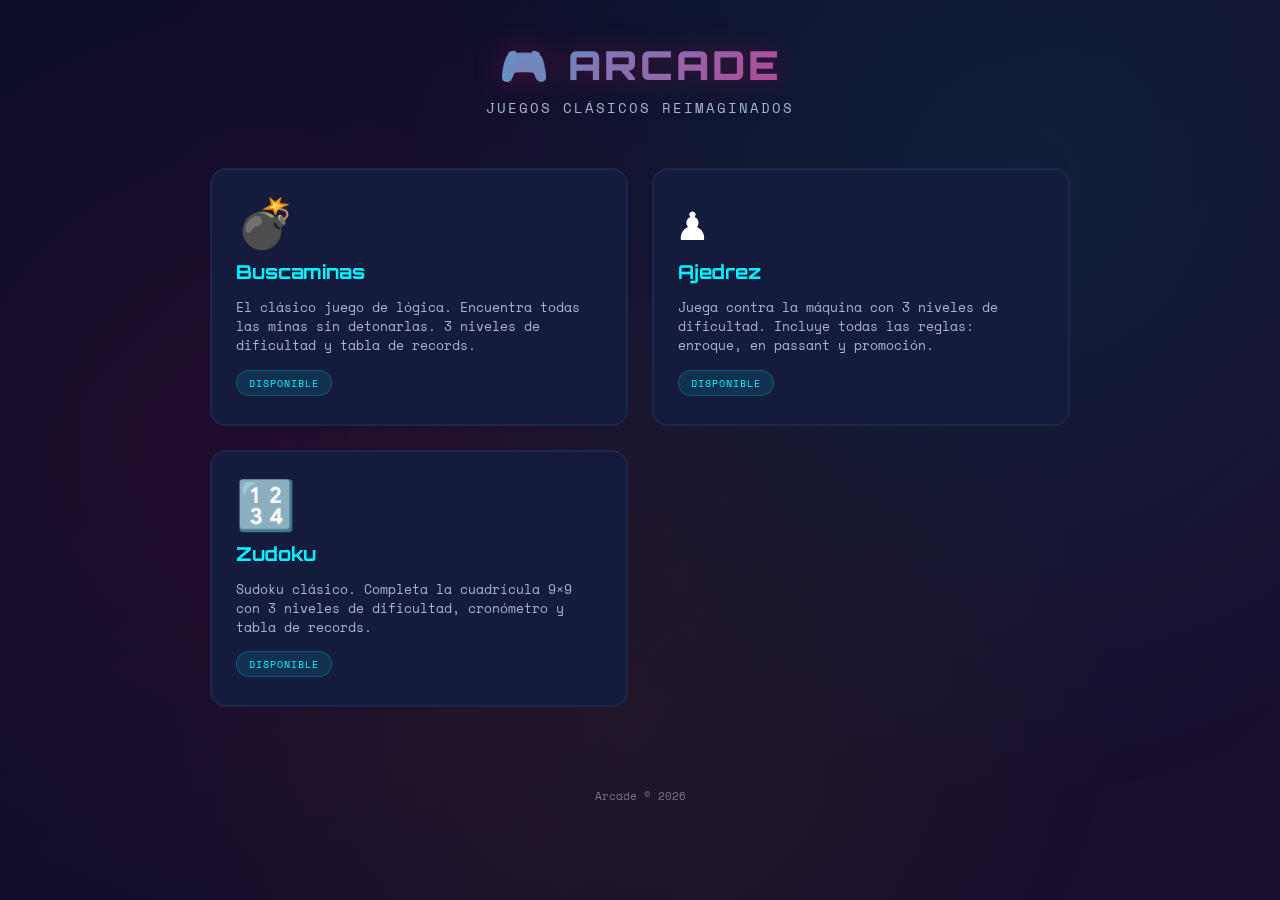
<file: index.html>
<!DOCTYPE html>
<html lang="es">
<head>
    <meta charset="UTF-8">
    <meta name="viewport" content="width=device-width, initial-scale=1.0">
    <meta name="theme-color" content="#0a0e27">
    <meta name="apple-mobile-web-app-capable" content="yes">
    <meta name="apple-mobile-web-app-status-bar-style" content="black-translucent">
    <meta name="apple-mobile-web-app-title" content="Arcade">
    <meta name="description" content="Arcade de juegos clásicos con diseño moderno">
    <title>🎮 Arcade</title>
    <link rel="manifest" href="manifest.json">
    <link rel="preconnect" href="https://fonts.googleapis.com">
    <link rel="preconnect" href="https://fonts.gstatic.com" crossorigin>
    <link href="https://fonts.googleapis.com/css2?family=Orbitron:wght@400;700;900&family=Space+Mono:wght@400;700&display=swap" rel="stylesheet">
    <link rel="stylesheet" href="styles.css">
    <style>
        body {
            min-height: 100vh;
            overflow-x: hidden;
        }

        body::before {
            background:
                radial-gradient(circle at 20% 50%, rgba(255, 0, 110, 0.08) 0%, transparent 50%),
                radial-gradient(circle at 80% 20%, rgba(0, 245, 255, 0.08) 0%, transparent 50%),
                radial-gradient(circle at 50% 80%, rgba(255, 190, 11, 0.05) 0%, transparent 50%);
        }

        @keyframes pulse {
            0%, 100% { opacity: 0.3; }
            50% { opacity: 1; }
        }

        .header {
            position: relative;
            z-index: 1;
            text-align: center;
            padding: 40px 20px 20px;
            width: 100%;
            max-width: 900px;
        }

        .header h1 {
            font-size: 2.5rem;
            background: linear-gradient(135deg, var(--accent-secondary), var(--accent-primary));
            -webkit-background-clip: text;
            -webkit-text-fill-color: transparent;
            background-clip: text;
            margin-bottom: 8px;
            letter-spacing: 3px;
        }

        .header .subtitle {
            font-size: 0.85rem;
            color: var(--text-secondary);
            letter-spacing: 2px;
            text-transform: uppercase;
        }

        .install-wrapper {
            margin-top: 12px;
            gap: 0;
        }

        .games-grid {
            position: relative;
            z-index: 1;
            display: grid;
            grid-template-columns: repeat(auto-fill, minmax(280px, 1fr));
            gap: 24px;
            padding: 30px 20px 60px;
            width: 100%;
            max-width: 900px;
        }

        .game-card {
            background: var(--bg-secondary);
            border: 2px solid var(--bg-tertiary);
            border-radius: 16px;
            padding: 28px 24px;
            text-decoration: none;
            color: var(--text-primary);
            transition: all 0.3s cubic-bezier(0.22, 1, 0.36, 1);
            position: relative;
            overflow: hidden;
            display: flex;
            flex-direction: column;
            gap: 14px;
        }

        .game-card::before {
            content: '';
            position: absolute;
            top: 0;
            left: -100%;
            width: 100%;
            height: 100%;
            background: linear-gradient(90deg, transparent, rgba(255,255,255,0.03), transparent);
            transition: left 0.5s ease;
        }

        .game-card:hover {
            transform: translateY(-6px);
            border-color: var(--accent-secondary);
            box-shadow: 0 12px 40px rgba(0, 245, 255, 0.15);
        }

        .game-card:hover::before {
            left: 100%;
        }

        .game-card-icon {
            font-size: 3rem;
            line-height: 1;
        }

        .game-card-title {
            font-family: 'Orbitron', sans-serif;
            font-size: 1.2rem;
            font-weight: 700;
            color: var(--accent-secondary);
        }

        .game-card-desc {
            font-size: 0.8rem;
            color: var(--text-secondary);
            line-height: 1.5;
        }

        .game-card-tag {
            display: inline-block;
            padding: 4px 12px;
            background: rgba(0, 245, 255, 0.1);
            border: 1px solid rgba(0, 245, 255, 0.2);
            border-radius: 20px;
            font-size: 0.65rem;
            color: var(--accent-secondary);
            text-transform: uppercase;
            letter-spacing: 1px;
            align-self: flex-start;
        }

        .game-card.coming-soon {
            opacity: 0.5;
            pointer-events: none;
            border-style: dashed;
        }

        .game-card.coming-soon .game-card-tag {
            background: rgba(255, 190, 11, 0.1);
            border-color: rgba(255, 190, 11, 0.2);
            color: var(--accent-tertiary);
        }

        .footer {
            position: relative;
            z-index: 1;
            text-align: center;
            padding: 20px;
            color: var(--text-secondary);
            font-size: 0.7rem;
            opacity: 0.6;
        }

        @media (max-width: 480px) {
            .header {
                padding: 30px 16px 16px;
            }

            .header h1 {
                font-size: 1.6rem;
            }

            .games-grid {
                grid-template-columns: 1fr;
                gap: 16px;
                padding: 20px 16px 40px;
            }

            .game-card {
                padding: 22px 18px;
            }

            .game-card-icon {
                font-size: 2.4rem;
            }
        }
    </style>
</head>
<body>
    <div class="header">
        <h1>🎮 ARCADE</h1>
        <div class="subtitle">Juegos clásicos reimaginados</div>
        <div class="install-wrapper" id="installWrapper">
            <button class="install-btn" id="installBtn" title="Instalar aplicación">⬇ Instalar</button>
            <button class="install-dismiss" id="installDismiss" title="Ocultar">✕</button>
    </div>
            </div>

    <div class="games-grid">
        <a href="juegos/buscaminas/index.html" class="game-card">
            <div class="game-card-icon">💣</div>
            <div class="game-card-title">Buscaminas</div>
            <div class="game-card-desc">El clásico juego de lógica. Encuentra todas las minas sin detonarlas. 3 niveles de dificultad y tabla de records.</div>
            <span class="game-card-tag">Disponible</span>
        </a>

        <a href="juegos/ajedrez/index.html" class="game-card">
            <div class="game-card-icon">♟</div>
            <div class="game-card-title">Ajedrez</div>
            <div class="game-card-desc">Juega contra la máquina con 3 niveles de dificultad. Incluye todas las reglas: enroque, en passant y promoción.</div>
            <span class="game-card-tag">Disponible</span>
        </a>

        <a href="juegos/zudoku/index.html" class="game-card">
            <div class="game-card-icon">🔢</div>
            <div class="game-card-title">Zudoku</div>
            <div class="game-card-desc">Sudoku clásico. Completa la cuadrícula 9×9 con 3 niveles de dificultad, cronómetro y tabla de records.</div>
            <span class="game-card-tag">Disponible</span>
        </a>
            </div>

    <div class="footer">
        Arcade &copy; 2026
    </div>

    <script src="app.js"></script>
</body>
</html>
</file>
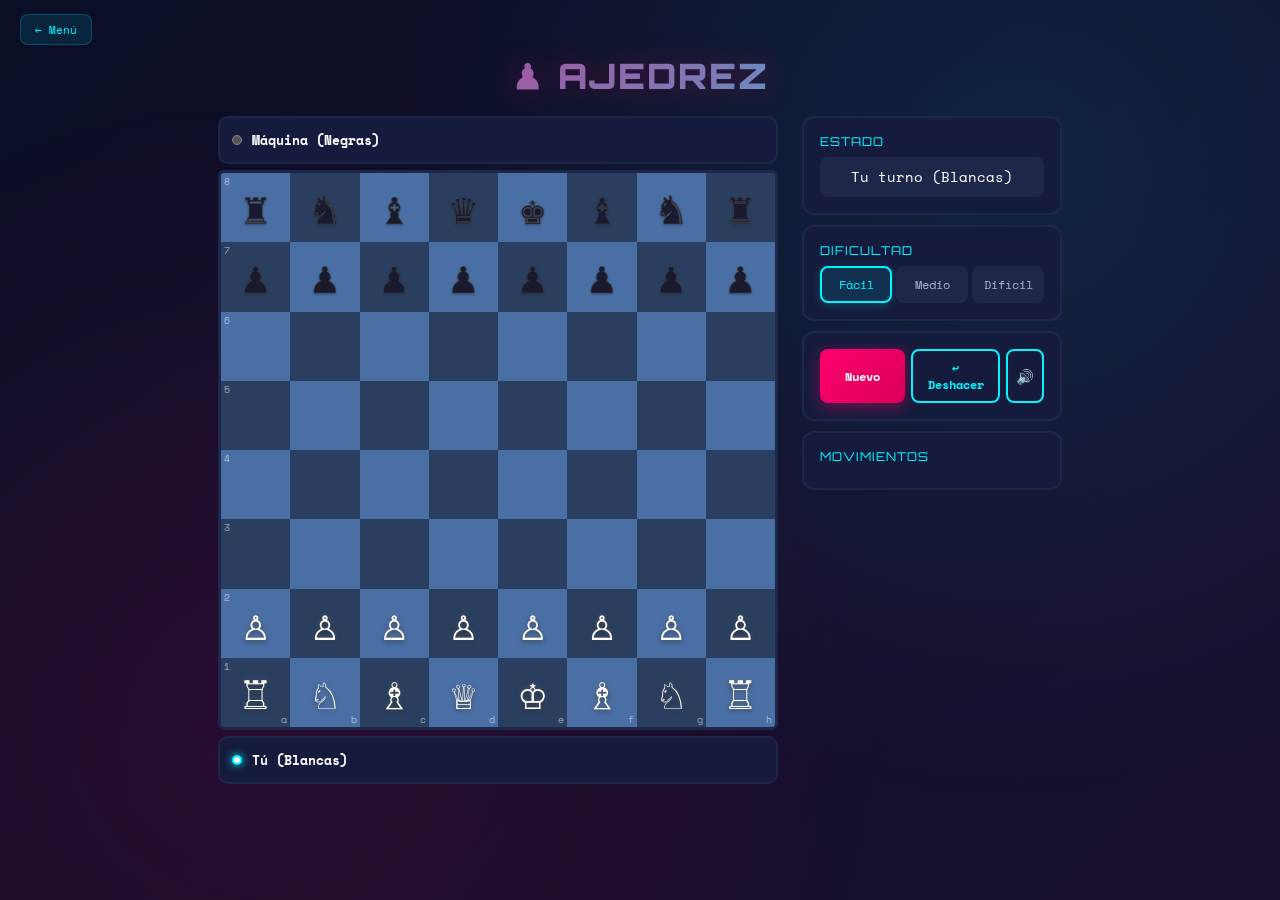
<file: juegos/ajedrez/index.html>
<!DOCTYPE html>
<html lang="es">
<head>
    <meta charset="UTF-8">
    <meta name="viewport" content="width=device-width, initial-scale=1.0, maximum-scale=1.0, user-scalable=no, viewport-fit=cover">
    <meta name="theme-color" content="#0a0e27" media="(prefers-color-scheme: light)">
    <meta name="theme-color" content="#0a0e27" media="(prefers-color-scheme: dark)">
    <meta name="description" content="Ajedrez - Juega contra la máquina">
    <meta name="apple-mobile-web-app-capable" content="yes">
    <meta name="apple-mobile-web-app-status-bar-style" content="black-translucent">
    <meta name="apple-mobile-web-app-title" content="Ajedrez">
    <link rel="manifest" href="../../manifest.json">
    <title>♟ Ajedrez</title>
    <link rel="preconnect" href="https://fonts.googleapis.com">
    <link rel="preconnect" href="https://fonts.gstatic.com" crossorigin>
    <link href="https://fonts.googleapis.com/css2?family=Orbitron:wght@400;700;900&family=Space+Mono:wght@400;700&display=swap" rel="stylesheet">
    <link rel="stylesheet" href="../../styles.css">
    <link rel="stylesheet" href="styles.css">
</head>
<body>
    <div class="back-row">
        <a href="../../index.html" class="back-btn">← Menú</a>
    </div>

    <div class="header">
        <a href="../../index.html" class="header-icon-btn back-btn-mobile">←</a>
        <h1>♟ Ajedrez</h1>
        <div class="header-spacer"></div>
    </div>

    <!-- Mobile controls (arriba del tablero) -->
    <div class="mobile-status">
        <div class="status-text" id="mobileStatusText">Tu turno</div>
    </div>
    <div class="mobile-diff-row">
        <button class="mobile-diff-btn active" data-depth="2">Fácil</button>
        <button class="mobile-diff-btn" data-depth="3">Medio</button>
        <button class="mobile-diff-btn" data-depth="4">Difícil</button>
    </div>
    <div class="mobile-controls">
        <button class="action-btn btn-new-mobile" id="mobileNewGame" title="Nueva partida">🔄 Nuevo</button>
        <button class="action-btn btn-undo" id="mobileUndoBtn">↩ Deshacer</button>
        <button class="action-btn btn-sound" id="mobileSoundBtn" title="Sonido">🔊</button>
    </div>

    <div class="game-layout">
        <!-- Board -->
        <div class="board-area">
            <div class="player-bar" id="topBar">
                <div class="player-indicator black" id="blackIndicator"></div>
                <span class="player-name">Máquina (Negras)</span>
                <div class="thinking-dots" id="thinking"><span></span><span></span><span></span></div>
                <div class="captured" id="capturedByBlack"></div>
                <span class="score-diff" id="blackScore"></span>
            </div>

            <div class="board-container">
                <div class="board" id="board"></div>
            </div>

            <div class="player-bar" id="bottomBar">
                <div class="player-indicator white active-turn" id="whiteIndicator"></div>
                <span class="player-name">Tú (Blancas)</span>
                <div class="captured" id="capturedByWhite"></div>
                <span class="score-diff" id="whiteScore"></span>
            </div>
        </div>

        <!-- Side panel (desktop) -->
        <div class="side-panel">
            <div class="panel-card">
                <div class="panel-title">Estado</div>
                <div class="status-text" id="statusText">Tu turno (Blancas)</div>
            </div>

            <div class="panel-card">
                <div class="panel-title">Dificultad</div>
                <div class="diff-buttons">
                    <button class="diff-btn active" data-depth="2">Fácil</button>
                    <button class="diff-btn" data-depth="3">Medio</button>
                    <button class="diff-btn" data-depth="4">Difícil</button>
                </div>
            </div>

            <div class="panel-card">
                <div class="action-buttons">
                    <button class="action-btn btn-new" id="newGameBtn">Nuevo</button>
                    <button class="action-btn btn-undo" id="undoBtn">↩ Deshacer</button>
                    <button class="action-btn btn-sound" id="soundBtn" title="Sonido">🔊</button>
                </div>
            </div>

            <div class="panel-card moves-card">
                <div class="panel-title">Movimientos</div>
                <div class="move-list" id="moveList"></div>
            </div>
        </div>
    </div>

    <!-- Promotion modal -->
    <div class="promo-overlay" id="promoOverlay">
        <div class="promo-box">
            <div class="promo-title">PromociÃ³n de peÃ³n</div>
            <div class="promo-pieces" id="promoChoices"></div>
        </div>
    </div>

    <!-- Game over modal -->
    <div class="modal-overlay" id="modalOverlay">
        <div class="modal-box">
            <div class="modal-icon" id="modalIcon">â™”</div>
            <div class="modal-title" id="modalTitle">Fin</div>
            <div class="modal-msg" id="modalMsg"></div>
            <button class="modal-btn" id="modalNewGame">Jugar de Nuevo</button>
        </div>
    </div>

    <script src="main.js"></script>
</body>
</html>
</file>
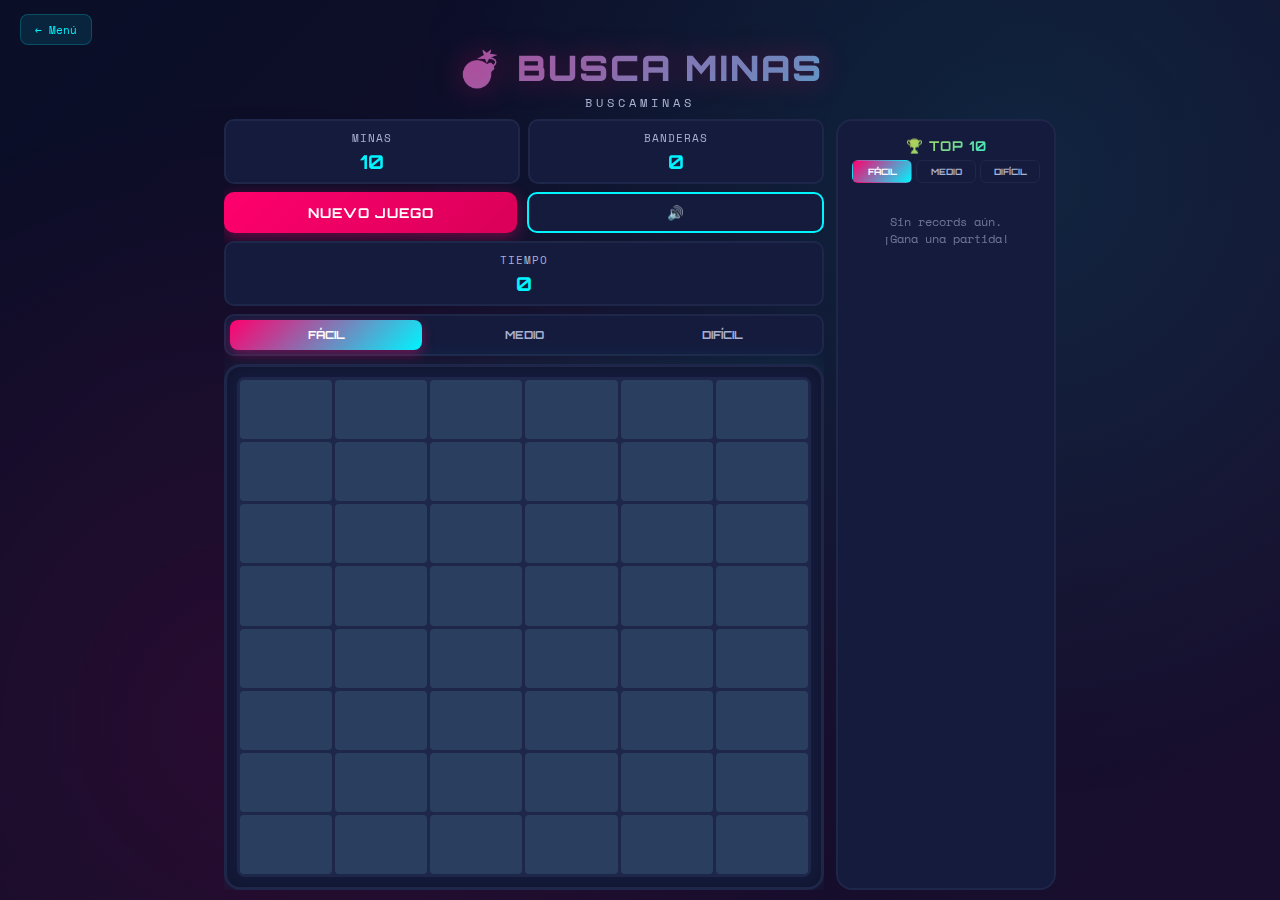
<file: juegos/buscaminas/index.html>
<!DOCTYPE html>
<html lang="es">
<head>
    <meta charset="UTF-8">
    <meta name="viewport" content="width=device-width, initial-scale=1.0, maximum-scale=1.0, user-scalable=no">
    <meta name="theme-color" content="#0a0e27">
    <meta name="description" content="Buscaminas - Juego clásico con diseño moderno">
    <meta name="apple-mobile-web-app-capable" content="yes">
    <meta name="apple-mobile-web-app-status-bar-style" content="black-translucent">
    <meta name="apple-mobile-web-app-title" content="Buscaminas">
    <link rel="manifest" href="manifest.json">
    <title>💣 Buscaminas</title>
    <link rel="preconnect" href="https://fonts.googleapis.com">
    <link rel="preconnect" href="https://fonts.gstatic.com" crossorigin>
    <link href="https://fonts.googleapis.com/css2?family=Orbitron:wght@400;700;900&family=Space+Mono:wght@400;700&display=swap" rel="stylesheet">
    <style>
        :root {
            --bg-primary: #0a0e27;
            --bg-secondary: #151b3d;
            --bg-tertiary: #1e2749;
            --accent-primary: #ff006e;
            --accent-secondary: #00f5ff;
            --accent-tertiary: #ffbe0b;
            --text-primary: #ffffff;
            --text-secondary: #a8b2d1;
            --cell-unrevealed: #2a3f5f;
            --cell-revealed: #151b3d;
            --cell-hover: #3d5a80;
            --mine-color: #ff006e;
        }

        * {
            margin: 0;
            padding: 0;
            box-sizing: border-box;
            -webkit-tap-highlight-color: transparent;
        }

        body {
            font-family: 'Space Mono', monospace;
            background: linear-gradient(135deg, var(--bg-primary) 0%, #1a0e2e 100%);
            color: var(--text-primary);
            height: 100vh;
            height: 100dvh;
            display: flex;
            flex-direction: column;
            align-items: center;
            justify-content: stretch;
            padding: 10px;
            overflow: hidden;
            position: relative;
        }

        .main-wrapper {
            display: flex;
            flex-direction: row;
            gap: 12px;
            flex: 1;
            min-height: 0;
            width: 100%;
            max-width: 850px;
            justify-content: center;
        }

        body::before {
            content: '';
            position: fixed;
            top: 0;
            left: 0;
            right: 0;
            bottom: 0;
            background: 
                radial-gradient(circle at 20% 80%, rgba(255, 0, 110, 0.1) 0%, transparent 50%),
                radial-gradient(circle at 80% 20%, rgba(0, 245, 255, 0.1) 0%, transparent 50%);
            pointer-events: none;
            animation: pulse 8s ease-in-out infinite;
        }

        @keyframes pulse {
            0%, 100% { opacity: 0.3; }
            50% { opacity: 0.6; }
        }

        .container {
            max-width: 600px;
            width: 100%;
            flex: 1;
            min-height: 0;
            z-index: 1;
            animation: slideIn 0.6s cubic-bezier(0.22, 1, 0.36, 1);
            display: flex;
            flex-direction: column;
            overflow: hidden;
        }

        @keyframes slideIn {
            from {
                opacity: 0;
                transform: translateY(30px);
            }
            to {
                opacity: 1;
                transform: translateY(0);
            }
        }

        .header {
            text-align: center;
            margin-bottom: 8px;
            flex-shrink: 0;
            z-index: 10;
            width: 100%;
            position: relative;
            position: relative;
        }

        h1 {
            font-family: 'Orbitron', sans-serif;
            font-size: clamp(1.4rem, 4vw, 2.2rem);
            font-weight: 900;
            background: linear-gradient(135deg, var(--accent-primary), var(--accent-secondary));
            -webkit-background-clip: text;
            -webkit-text-fill-color: transparent;
            background-clip: text;
            letter-spacing: 2px;
            text-transform: uppercase;
            margin-bottom: 4px;
            text-shadow: 0 0 30px rgba(255, 0, 110, 0.3);
            animation: glow 2s ease-in-out infinite alternate;
        }

        @keyframes glow {
            from { filter: brightness(1); }
            to { filter: brightness(1.2); }
        }

        .subtitle {
            font-size: clamp(0.6rem, 1.5vw, 0.75rem);
            color: var(--text-secondary);
            letter-spacing: 4px;
            text-transform: uppercase;
        }

        .stats-panel {
            display: flex;
            gap: 8px;
            margin-bottom: 8px;
            flex-wrap: wrap;
            flex-shrink: 0;
        }

        .stat-card {
            flex: 1;
            min-width: 80px;
            background: var(--bg-secondary);
            border: 2px solid var(--bg-tertiary);
            border-radius: 10px;
            padding: 8px;
            display: flex;
            flex-direction: column;
            align-items: center;
            gap: 4px;
            position: relative;
            overflow: hidden;
            transition: all 0.3s cubic-bezier(0.22, 1, 0.36, 1);
        }

        .stat-card::before {
            content: '';
            position: absolute;
            top: 0;
            left: -100%;
            width: 100%;
            height: 2px;
            background: linear-gradient(90deg, transparent, var(--accent-secondary), transparent);
            animation: scan 3s linear infinite;
        }

        @keyframes scan {
            to { left: 100%; }
        }
        
        .stat-label {
            font-size: 0.7rem;
            color: var(--text-secondary);
            text-transform: uppercase;
            letter-spacing: 1px;
        }

        .stat-value {
            font-family: 'Orbitron', sans-serif;
            font-size: 1.2rem;
            font-weight: 700;
            color: var(--accent-secondary);
        }

        .controls {
            display: flex;
            gap: 10px;
            flex: 1 0 100%;
        }

        /* Desktop: mostrar texto, ocultar icono móvil */
        .btn-label-desktop {
            display: inline;
        }

        .btn-label-mobile {
            display: none;
        }

        /* Botón de sonido - estilos base para desktop */
        #soundBtn {
            flex: 1;
        }

        #soundBtn.muted {
            opacity: 0.6;
            background: var(--bg-secondary);
            color: var(--text-secondary);
            border-color: var(--text-secondary);
        }

        .btn {
            flex: 1;
            padding: 10px;
            font-family: 'Orbitron', sans-serif;
            font-size: 0.85rem;
            font-weight: 700;
            text-transform: uppercase;
            letter-spacing: 1px;
            border: none;
            border-radius: 10px;
            cursor: pointer;
            transition: all 0.3s cubic-bezier(0.22, 1, 0.36, 1);
            position: relative;
            overflow: hidden;
        }

        .btn::before {
            content: '';
            position: absolute;
            top: 50%;
            left: 50%;
            width: 0;
            height: 0;
            border-radius: 50%;
            background: rgba(255, 255, 255, 0.2);
            transform: translate(-50%, -50%);
            transition: width 0.6s, height 0.6s;
        }

        .btn:active::before {
            width: 300px;
            height: 300px;
        }

        .btn-primary {
            background: linear-gradient(135deg, var(--accent-primary), #d90058);
            color: white;
            box-shadow: 0 4px 15px rgba(255, 0, 110, 0.4);
        }

        .btn-secondary {
            background: var(--bg-secondary);
            color: var(--accent-secondary);
            border: 2px solid var(--accent-secondary);
        }

        /* Contenedor de instalación PWA */
        .install-wrapper {
            display: none;
            align-items: center;
            gap: 2px;
            position: relative;
        }

        .install-wrapper.visible {
            display: flex;
        }

        .install-btn {
            display: flex;
            align-items: center;
            gap: 6px;
            padding: 8px 16px;
            background: linear-gradient(135deg, var(--accent-secondary), #00c4cc);
            color: var(--bg-primary);
            border: none;
            border-radius: 8px 0 0 8px;
            font-family: 'Space Mono', monospace;
            font-size: 0.75rem;
            font-weight: 700;
            cursor: pointer;
            transition: all 0.3s ease;
            box-shadow: 0 4px 15px rgba(0, 245, 255, 0.3);
            white-space: nowrap;
        }

        .install-btn:hover {
            transform: translateY(-2px);
            box-shadow: 0 6px 20px rgba(0, 245, 255, 0.5);
        }

        .install-dismiss {
            display: flex;
            align-items: center;
            justify-content: center;
            padding: 8px 8px;
            background: rgba(0, 245, 255, 0.15);
            color: var(--accent-secondary);
            border: none;
            border-radius: 0 8px 8px 0;
            font-size: 0.65rem;
            cursor: pointer;
            transition: all 0.3s ease;
            height: 100%;
        }

        .install-dismiss:hover {
            background: rgba(255, 0, 110, 0.3);
            color: var(--accent-primary);
        }

        .difficulty-selector {
            display: flex;
            gap: 6px;
            margin-bottom: 8px;
            background: var(--bg-secondary);
            padding: 4px;
            border-radius: 10px;
            border: 2px solid var(--bg-tertiary);
            flex-shrink: 0;
        }

        .difficulty-btn {
            flex: 1;
            padding: 8px;
            font-family: 'Orbitron', sans-serif;
            font-size: 0.7rem;
            font-weight: 700;
            text-transform: uppercase;
            background: transparent;
            color: var(--text-secondary);
            border: none;
            border-radius: 8px;
            cursor: pointer;
            transition: all 0.3s;
        }

        .difficulty-btn.active {
            background: linear-gradient(135deg, var(--accent-primary), var(--accent-secondary));
            color: white;
            box-shadow: 0 4px 12px rgba(255, 0, 110, 0.4);
        }

        .game-board {
            background: var(--bg-secondary);
            border: 3px solid var(--bg-tertiary);
            border-radius: 16px;
            padding: 10px;
            box-shadow: 
                0 0 30px rgba(0, 245, 255, 0.1),
                inset 0 0 20px rgba(0, 0, 0, 0.3);
            margin-bottom: 0;
            flex: 1;
            min-height: 0;
            display: flex;
            flex-direction: column;
            overflow: hidden;
        }

        .grid {
            display: grid;
            gap: 3px;
            background: var(--bg-tertiary);
            padding: 3px;
            border-radius: 8px;
            touch-action: manipulation;
            width: 100%;
            flex: 1;
            min-height: 0;
        }

        .cell {
            background: var(--cell-unrevealed);
            border: none;
            border-radius: 4px;
            font-family: 'Orbitron', sans-serif;
            font-size: clamp(0.7rem, 1.8vw, 1.1rem);
            font-weight: 900;
            cursor: pointer;
            display: flex;
            align-items: center;
            justify-content: center;
            position: relative;
            user-select: none;
            -webkit-user-select: none;
            min-width: 0;
            min-height: 0;
            touch-action: manipulation;
            -webkit-touch-callout: none;
            overflow: hidden;
        }

        .cell:not(.revealed):not(.flagged):hover {
            background: var(--cell-hover);
        }

        .cell.revealed {
            background: var(--cell-revealed);
            cursor: default;
        }

        .cell.flagged {
            background: var(--cell-unrevealed);
        }

        .cell.mine {
            background: var(--mine-color);
            color: white;
        }

        .cell.number-1 { color: #00f5ff; }
        .cell.number-2 { color: #00ff88; }
        .cell.number-3 { color: #ffbe0b; }
        .cell.number-4 { color: #ff006e; }
        .cell.number-5 { color: #ff6b35; }
        .cell.number-6 { color: #9d4edd; }
        .cell.number-7 { color: #f72585; }
        .cell.number-8 { color: #e63946; }

        .modal {
            display: none;
            position: fixed;
            top: 0;
            left: 0;
            right: 0;
            bottom: 0;
            background: rgba(10, 14, 39, 0.95);
            z-index: 1000;
            align-items: center;
            justify-content: center;
            padding: 20px;
            backdrop-filter: blur(10px);
            animation: fadeIn 0.3s;
        }

        @keyframes fadeIn {
            from { opacity: 0; }
            to { opacity: 1; }
        }

        .modal.show {
            display: flex;
        }

        .modal-content {
            background: var(--bg-secondary);
            border: 3px solid var(--accent-primary);
            border-radius: 20px;
            padding: 30px;
            max-width: 400px;
            width: 100%;
            text-align: center;
            animation: modalSlide 0.4s cubic-bezier(0.68, -0.55, 0.265, 1.55);
            box-shadow: 0 0 50px rgba(255, 0, 110, 0.5);
        }

        @keyframes modalSlide {
            from {
                transform: scale(0.8) translateY(-50px);
                opacity: 0;
            }
            to {
                transform: scale(1) translateY(0);
                opacity: 1;
            }
        }

        .modal-title {
            font-family: 'Orbitron', sans-serif;
            font-size: 2rem;
            font-weight: 900;
            margin-bottom: 15px;
            background: linear-gradient(135deg, var(--accent-primary), var(--accent-secondary));
            -webkit-background-clip: text;
            -webkit-text-fill-color: transparent;
            background-clip: text;
        }

        .modal-message {
            font-size: 1.1rem;
            margin-bottom: 25px;
            color: var(--text-secondary);
        }


        /* Botón volver al menú (desktop) */
        .back-row {
            display: flex;
            justify-content: flex-start;
            padding: 4px 10px 0;
            width: 100%;
            flex-shrink: 0;
            position: relative;
            z-index: 2;
        }

        .back-btn {
            display: inline-flex;
            align-items: center;
            gap: 6px;
            padding: 6px 14px;
            background: rgba(0, 245, 255, 0.1);
            border: 1px solid rgba(0, 245, 255, 0.2);
            border-radius: 8px;
            color: var(--accent-secondary);
            font-family: 'Space Mono', monospace;
            font-size: 0.7rem;
            text-decoration: none;
            cursor: pointer;
            transition: all 0.3s ease;
        }

        .back-btn:hover {
            background: rgba(0, 245, 255, 0.2);
            border-color: var(--accent-secondary);
        }

        .back-btn-mobile {
            display: none;
        }

        /* === HEADER ICON BUTTONS (mobile only) === */
        .header-icon-btn {
            display: none;
            background: none;
            border: none;
            font-size: 1.1rem;
            cursor: pointer;
            padding: 6px;
            border-radius: 8px;
            transition: all 0.2s;
            line-height: 1;
            flex-shrink: 0;
        }

        .header-icon-btn:active {
            transform: scale(0.9);
        }

        .header-center {
            display: contents;
        }

        /* === MOBILE RECORDS OVERLAY === */
        .mobile-records-overlay {
            display: none;
            position: fixed;
            top: 0;
            left: 0;
            right: 0;
            bottom: 0;
            background: rgba(10, 14, 39, 0.95);
            z-index: 900;
            align-items: center;
            justify-content: center;
            padding: 20px;
            backdrop-filter: blur(10px);
            animation: fadeIn 0.3s;
        }

        .mobile-records-overlay.show {
            display: flex;
        }

        .mobile-records-content {
            background: var(--bg-secondary);
            border: 2px solid var(--accent-tertiary);
            border-radius: 20px;
            padding: 20px;
            max-width: 360px;
            width: 100%;
            max-height: 80vh;
            display: flex;
            flex-direction: column;
            animation: modalSlide 0.4s cubic-bezier(0.68, -0.55, 0.265, 1.55);
        }

        .mobile-records-header {
            display: flex;
            justify-content: space-between;
            align-items: center;
            margin-bottom: 12px;
        }

        .mobile-records-close {
            background: var(--bg-tertiary);
            border: none;
            color: var(--text-secondary);
            font-size: 1.3rem;
            width: 36px;
            height: 36px;
            border-radius: 50%;
            cursor: pointer;
            display: flex;
            align-items: center;
            justify-content: center;
            transition: all 0.2s;
        }

        .mobile-records-close:hover {
            background: var(--accent-primary);
            color: white;
        }

        .mobile-records-tabs {
            display: flex;
            gap: 4px;
            margin-bottom: 12px;
        }

        .mobile-records-tab {
            flex: 1;
            padding: 8px 4px;
            font-family: 'Orbitron', sans-serif;
            font-size: 0.65rem;
            font-weight: 700;
            text-transform: uppercase;
            background: transparent;
            color: var(--text-secondary);
            border: 1px solid var(--bg-tertiary);
            border-radius: 8px;
            cursor: pointer;
            transition: all 0.3s;
        }

        .mobile-records-tab.active {
            background: linear-gradient(135deg, var(--accent-primary), var(--accent-secondary));
            color: white;
            border-color: transparent;
        }

        .mobile-records-list {
            flex: 1;
            overflow-y: auto;
            display: flex;
            flex-direction: column;
            gap: 6px;
            min-height: 0;
        }

        /* === MOBILE TOUCH HINT === */
        .touch-hint {
            display: none;
            text-align: center;
            font-size: 0.6rem;
            color: var(--text-secondary);
            padding: 4px 8px;
            background: var(--bg-tertiary);
            border-radius: 8px;
            margin-bottom: 6px;
            flex-shrink: 0;
            opacity: 0.8;
            letter-spacing: 0.5px;
        }

        .touch-hint span {
            color: var(--accent-secondary);
            font-weight: 700;
        }

        /* === MOBILE DIFFICULTY DROPDOWN === */
        .mobile-difficulty-dropdown {
            display: none;
            position: relative;
        }

        .mobile-diff-current {
            background: var(--bg-tertiary);
            border: 2px solid var(--accent-secondary);
            border-radius: 10px;
            padding: 6px 12px;
            color: var(--accent-secondary);
            font-family: 'Orbitron', sans-serif;
            font-size: 0.6rem;
            font-weight: 700;
            text-transform: uppercase;
            cursor: pointer;
            display: flex;
            align-items: center;
            gap: 6px;
            transition: all 0.2s;
            white-space: nowrap;
        }

        .mobile-diff-current::after {
            content: '▼';
            font-size: 0.5rem;
            transition: transform 0.2s;
        }

        .mobile-diff-current.open::after {
            transform: rotate(180deg);
        }

        .mobile-diff-menu {
            display: none;
            position: absolute;
            top: calc(100% + 4px);
            left: 0;
            right: 0;
            min-width: 120px;
            background: var(--bg-secondary);
            border: 2px solid var(--accent-secondary);
            border-radius: 10px;
            overflow: hidden;
            z-index: 100;
            animation: fadeIn 0.2s;
        }

        .mobile-diff-menu.show {
            display: block;
        }

        .mobile-diff-option {
            padding: 10px 12px;
            font-family: 'Orbitron', sans-serif;
            font-size: 0.6rem;
            font-weight: 700;
            text-transform: uppercase;
            color: var(--text-secondary);
            background: transparent;
            border: none;
            width: 100%;
            text-align: left;
            cursor: pointer;
            transition: all 0.2s;
        }

        .mobile-diff-option:hover,
        .mobile-diff-option.active {
            background: linear-gradient(135deg, var(--accent-primary), var(--accent-secondary));
            color: white;
        }

        .mobile-diff-option + .mobile-diff-option {
            border-top: 1px solid var(--bg-tertiary);
        }

        @media (max-width: 480px) {
            body {
                padding: 0;
                justify-content: flex-start;
                overflow: hidden;
            }

            .main-wrapper {
                flex: 1;
                min-height: 0;
                padding: 6px;
                padding-bottom: 6px;
            }

            .container {
                padding: 0;
                max-width: 100%;
                height: 100%;
                display: flex;
                flex-direction: column;
            }

            /* Header compacto en móvil */
            .header {
                display: flex;
                align-items: center;
                justify-content: space-between;
                gap: 8px;
                margin-bottom: 4px;
                padding: 8px 10px 0;
                flex-shrink: 0;
                z-index: 50;
            }

            .header-center {
                display: flex;
                align-items: center;
                gap: 8px;
            }

            .back-row {
                display: none;
            }

            .back-btn-mobile {
                display: flex;
            }

            .header-icon-btn {
                display: flex;
                align-items: center;
                justify-content: center;
                width: 36px;
                height: 36px;
                background: var(--bg-tertiary);
                border-radius: 10px;
                font-size: 1rem;
            }

            h1 {
                font-size: 0.85rem;
                margin-bottom: 0;
                letter-spacing: 1px;
                white-space: nowrap;
            }

            .subtitle {
                display: none;
            }

            /* Selector de dificultad como dropdown en móvil */
            .difficulty-selector {
                display: none;
            }

            .mobile-difficulty-dropdown {
                display: block;
                z-index: 100;
            }

            .mobile-diff-menu {
                z-index: 200;
            }

            /* Ocultar botón de sonido del stats panel en móvil */
            .stats-panel #soundBtn {
                display: none;
            }

            /* Stats panel: barra horizontal compacta */
            .stats-panel {
                display: flex;
                gap: 6px;
                margin-bottom: 6px;
                align-items: stretch;
                flex-shrink: 0;
                flex-wrap: nowrap;
            }

            .stat-card {
                flex: 1;
                min-width: 0;
                padding: 6px 4px;
                border-radius: 8px;
                flex-direction: row;
                gap: 6px;
                justify-content: center;
            }

            .stat-card::before {
                display: none;
            }

            .stat-label {
                font-size: 0.5rem;
                letter-spacing: 0.3px;
            }

            .stat-value {
                font-size: 0.9rem;
            }

            /* Botón nuevo juego compacto en la barra de stats */
            .controls {
                flex: 0 0 auto;
                margin: 0;
                padding: 0;
                display: flex;
                justify-content: center;
                align-items: center;
            }

            .btn-label-desktop {
                display: none;
            }

            .btn-label-mobile {
                display: inline;
            }

            #newGameBtn {
                width: 36px;
                height: 36px;
                border-radius: 10px;
                padding: 0;
                font-size: 1.1rem;
                display: flex;
                align-items: center;
                justify-content: center;
                flex-shrink: 0;
                min-width: auto;
                background: var(--bg-tertiary);
                border: 2px solid var(--accent-primary);
                color: var(--accent-primary);
                box-shadow: 0 2px 10px rgba(255, 0, 110, 0.3);
            }

            /* Touch hint visible en móvil */
            .touch-hint {
                display: block;
            }

            .game-board {
                padding: 4px;
                margin-bottom: 0;
                border-width: 2px;
                flex: 1;
                display: flex;
                flex-direction: column;
                min-height: 0;
                border-radius: 12px;
            }

            .grid {
                gap: 2px;
                padding: 2px;
                flex: 1;
                display: grid;
                align-content: stretch;
                justify-content: stretch;
                align-items: stretch;
                justify-items: stretch;
                width: 100%;
                height: 100%;
            }

            .cell {
                border-radius: 5px;
                font-size: clamp(0.9rem, 3.2vw, 1.4rem);
                min-width: 0;
                min-height: 0;
                width: 100%;
                height: 100%;
                transition: transform 0.1s, background 0.15s;
            }

            .cell:active:not(.revealed) {
                transform: scale(0.92);
                background: var(--cell-hover);
            }

            .modal-content {
                padding: 24px 20px;
                margin: 0 10px;
                border-radius: 16px;
            }

            .modal-title {
                font-size: 1.6rem;
            }

            .modal-message {
                font-size: 1rem;
                margin-bottom: 20px;
            }

            .modal .btn-primary {
                padding: 14px;
                font-size: 0.9rem;
                border-radius: 12px;
            }
        }

        /* Modo landscape en móviles */
        @media (max-width: 900px) and (orientation: landscape) {
            body {
                padding: 0;
                overflow: hidden;
            }

            .main-wrapper {
                flex: 1;
                min-height: 0;
                padding: 4px;
                flex-direction: row;
            }

            .container {
                height: 100%;
                display: flex;
                flex-direction: column;
                flex: 1;
            }

            .header {
                display: flex;
                align-items: center;
                justify-content: space-between;
                gap: 6px;
                margin-bottom: 3px;
                padding: 2px 6px 0;
                flex-shrink: 0;
                z-index: 50;
            }

            .header-center {
                display: flex;
                align-items: center;
                gap: 6px;
            }

            .back-row {
                display: none;
            }

            .back-btn-mobile {
                display: flex;
            }

            .header-icon-btn {
                display: flex;
                align-items: center;
                justify-content: center;
                width: 30px;
                height: 30px;
                background: var(--bg-tertiary);
                border-radius: 8px;
                font-size: 0.85rem;
            }

            h1 {
                font-size: 0.85rem;
                margin-bottom: 0;
            }

            .subtitle {
                display: none;
            }

            .difficulty-selector {
                display: none;
            }

            .mobile-difficulty-dropdown {
                display: block;
                z-index: 100;
            }

            .mobile-diff-menu {
                z-index: 200;
            }

            .stats-panel #soundBtn {
                display: none;
            }

            .stats-panel {
                display: flex;
                gap: 4px;
                margin-bottom: 4px;
                align-items: stretch;
                flex-shrink: 0;
                flex-wrap: nowrap;
            }

            .stat-card {
                flex: 1;
                padding: 3px 5px;
                min-width: 0;
                flex-direction: row;
                gap: 4px;
                justify-content: center;
            }

            .stat-card::before {
                display: none;
            }

            .stat-label {
                font-size: 0.45rem;
            }

            .stat-value {
                font-size: 0.7rem;
            }

            .controls {
                flex: 0 0 auto;
                margin: 0;
                padding: 0;
                display: flex;
                justify-content: center;
                align-items: center;
            }

            .btn-label-desktop {
                display: none;
            }

            .btn-label-mobile {
                display: inline;
            }

            #newGameBtn {
                width: 30px;
                height: 30px;
                border-radius: 8px;
                padding: 0;
                font-size: 0.85rem;
                display: flex;
                align-items: center;
                justify-content: center;
                min-width: auto;
                background: var(--bg-tertiary);
                border: 2px solid var(--accent-primary);
                color: var(--accent-primary);
                box-shadow: 0 2px 8px rgba(255, 0, 110, 0.3);
            }

            .touch-hint {
                display: block;
                margin-bottom: 3px;
                font-size: 0.5rem;
                padding: 2px 6px;
            }

            .game-board {
                margin-bottom: 0;
                padding: 3px;
                flex: 1;
                display: flex;
                flex-direction: column;
                min-height: 0;
                border-radius: 10px;
                border-width: 2px;
            }

            .grid {
                flex: 1;
                display: grid;
                align-content: stretch;
                justify-content: stretch;
                gap: 2px;
                padding: 2px;
                width: 100%;
                height: 100%;
            }

            .cell {
                font-size: clamp(0.7rem, 2vw, 1rem);
                border-radius: 3px;
                min-width: 0;
                min-height: 0;
            }

            .cell:active:not(.revealed) {
                transform: scale(0.92);
            }

        }

        @media (hover: none) {
            .cell:not(.revealed):not(.flagged):hover {
                background: var(--cell-unrevealed);
            }
        }

        /* Panel de mejores tiempos */
        .records-panel {
            width: 220px;
            min-width: 180px;
            max-width: 250px;
            background: var(--bg-secondary);
            border: 2px solid var(--bg-tertiary);
            border-radius: 16px;
            padding: 16px 14px;
            display: flex;
            flex-direction: column;
            z-index: 1;
            overflow: hidden;
            flex-shrink: 0;
            animation: slideIn 0.6s cubic-bezier(0.22, 1, 0.36, 1);
        }

        .records-title {
            font-family: 'Orbitron', sans-serif;
            font-size: 0.85rem;
            font-weight: 700;
            text-transform: uppercase;
            letter-spacing: 1px;
            text-align: center;
            margin-bottom: 6px;
            background: linear-gradient(135deg, var(--accent-tertiary), var(--accent-secondary));
            -webkit-background-clip: text;
            -webkit-text-fill-color: transparent;
            background-clip: text;
            flex-shrink: 0;
        }

        .records-difficulty-tabs {
            display: flex;
            gap: 4px;
            margin-bottom: 10px;
            flex-shrink: 0;
        }

        .records-tab {
            flex: 1;
            padding: 5px 2px;
            font-family: 'Orbitron', sans-serif;
            font-size: 0.55rem;
            font-weight: 700;
            text-transform: uppercase;
            background: transparent;
            color: var(--text-secondary);
            border: 1px solid var(--bg-tertiary);
            border-radius: 6px;
            cursor: pointer;
            transition: all 0.3s;
        }

        .records-tab.active {
            background: linear-gradient(135deg, var(--accent-primary), var(--accent-secondary));
            color: white;
            border-color: transparent;
        }

        .records-list {
            flex: 1;
            overflow-y: auto;
            display: flex;
            flex-direction: column;
            gap: 4px;
        }

        .records-list::-webkit-scrollbar {
            width: 4px;
        }

        .records-list::-webkit-scrollbar-track {
            background: var(--bg-tertiary);
            border-radius: 2px;
        }

        .records-list::-webkit-scrollbar-thumb {
            background: var(--accent-secondary);
            border-radius: 2px;
        }

        .record-item {
            display: flex;
            align-items: center;
            gap: 8px;
            padding: 7px 10px;
            background: var(--bg-tertiary);
            border-radius: 8px;
            transition: all 0.2s;
            flex-shrink: 0;
        }

        .record-item:hover {
            background: var(--cell-hover);
        }

        .record-item.gold {
            border-left: 3px solid #ffbe0b;
        }

        .record-item.silver {
            border-left: 3px solid #c0c0c0;
        }

        .record-item.bronze {
            border-left: 3px solid #cd7f32;
        }

        .record-rank {
            font-family: 'Orbitron', sans-serif;
            font-size: 0.7rem;
            font-weight: 900;
            color: var(--text-secondary);
            min-width: 18px;
            text-align: center;
        }

        .record-item.gold .record-rank { color: #ffbe0b; }
        .record-item.silver .record-rank { color: #c0c0c0; }
        .record-item.bronze .record-rank { color: #cd7f32; }

        .record-info {
            flex: 1;
            display: flex;
            flex-direction: column;
            gap: 1px;
            min-width: 0;
        }

        .record-time {
            font-family: 'Orbitron', sans-serif;
            font-size: 0.85rem;
            font-weight: 700;
            color: var(--accent-secondary);
        }

        .record-date {
            font-size: 0.55rem;
            color: var(--text-secondary);
            white-space: nowrap;
            overflow: hidden;
            text-overflow: ellipsis;
        }

        .record-empty {
            text-align: center;
            color: var(--text-secondary);
            font-size: 0.75rem;
            padding: 20px 10px;
            opacity: 0.6;
        }

        .record-new {
            animation: recordHighlight 1.5s ease-out;
        }

        @keyframes recordHighlight {
            0% { background: rgba(0, 245, 255, 0.3); transform: scale(1.03); }
            100% { background: var(--bg-tertiary); transform: scale(1); }
        }

        /* Ocultar panel de records en móvil (se accede desde bottom bar) */
        @media (max-width: 480px) {
            .records-panel {
                display: none;
            }
        }

        @media (max-width: 900px) and (orientation: landscape) {
            .records-panel {
                display: none;
            }
        }

        /* Ajustar panel en pantallas medianas */
        @media (max-width: 900px) and (min-width: 481px) {
            .records-panel {
                width: 180px;
                min-width: 150px;
                padding: 12px 10px;
            }

            .records-title {
                font-size: 0.75rem;
            }

            .record-time {
                font-size: 0.75rem;
            }
        }
    </style>
</head>
<body>
    <div class="back-row">
        <a href="../../index.html" class="back-btn" title="Volver al menú">← Menú</a>
    </div>
    <div class="header">
        <a href="../../index.html" class="header-icon-btn back-btn-mobile" title="Volver al menú">←</a>
        <button class="header-icon-btn" id="mobileRecordsBtn" title="Records">🏆</button>
        <div class="header-center">
            <h1>💣 Busca Minas</h1>
            <div class="subtitle">Buscaminas</div>
            <div class="mobile-difficulty-dropdown" id="mobileDiffDropdown">
                <button class="mobile-diff-current" id="mobileDiffCurrent">Fácil</button>
                <div class="mobile-diff-menu" id="mobileDiffMenu">
                    <button class="mobile-diff-option active" data-difficulty="easy">Fácil</button>
                    <button class="mobile-diff-option" data-difficulty="medium">Medio</button>
                    <button class="mobile-diff-option" data-difficulty="hard">Difícil</button>
                </div>
            </div>
        </div>
        <button class="header-icon-btn" id="mobileSoundBtn" title="Sonido"><span id="mobileSoundIcon">🔊</span></button>
    </div>

    <div class="main-wrapper">
        <div class="container">
            <div class="stats-panel">
                <div class="stat-card">
                    <div class="stat-label">Minas</div>
                    <div class="stat-value" id="minesCount">10</div>
                </div>
                <div class="stat-card">
                    <div class="stat-label">Banderas</div>
                    <div class="stat-value" id="flagsCount">0</div>
                </div>
                <div class="controls">
                    <button class="btn btn-primary" id="newGameBtn"><span class="btn-label-desktop">Nuevo Juego</span><span class="btn-label-mobile">▶</span></button>
                    <button class="btn btn-secondary" id="soundBtn" title="Activar/Desactivar sonidos">🔊</button>
                    <div class="install-wrapper" id="installWrapper">
                        <button class="install-btn" id="installBtn" title="Instalar aplicación"><span class="btn-label-desktop">⬇ Instalar</span><span class="btn-label-mobile">⬇</span></button>
                        <button class="install-dismiss" id="installDismiss" title="Ocultar">✕</button>
                    </div>
                </div>
                <div class="stat-card">
                    <div class="stat-label">Tiempo</div>
                    <div class="stat-value" id="timer">0</div>
                </div>
            </div>

            <div class="difficulty-selector">
                <button class="difficulty-btn active" data-difficulty="easy">Fácil</button>
                <button class="difficulty-btn" data-difficulty="medium">Medio</button>
                <button class="difficulty-btn" data-difficulty="hard">Difícil</button>
            </div>

            <div class="touch-hint">
                Toca = <span>revelar</span> · Mantén 1s = <span>🚩 bandera</span>
            </div>

            <div class="game-board">
                <div class="grid" id="gameGrid"></div>
            </div>
        </div>

        <div class="records-panel" id="recordsPanel">
            <div class="records-title">🏆 Top 10</div>
            <div class="records-difficulty-tabs">
                <button class="records-tab active" data-records-diff="easy">Fácil</button>
                <button class="records-tab" data-records-diff="medium">Medio</button>
                <button class="records-tab" data-records-diff="hard">Difícil</button>
            </div>
            <div class="records-list" id="recordsList"></div>
        </div>
    </div>

    <!-- Overlay de records para móvil -->
    <div class="mobile-records-overlay" id="mobileRecordsOverlay">
        <div class="mobile-records-content">
            <div class="mobile-records-header">
                <div class="records-title" style="margin-bottom:0">🏆 Top 10</div>
                <button class="mobile-records-close" id="mobileRecordsClose">✕</button>
            </div>
            <div class="mobile-records-tabs">
                <button class="mobile-records-tab active" data-records-diff="easy">Fácil</button>
                <button class="mobile-records-tab" data-records-diff="medium">Medio</button>
                <button class="mobile-records-tab" data-records-diff="hard">Difícil</button>
            </div>
            <div class="mobile-records-list" id="mobileRecordsList"></div>
        </div>
    </div>

    <div class="modal" id="gameModal">
        <div class="modal-content">
            <div class="modal-title" id="modalTitle">¡Victoria!</div>
            <div class="modal-message" id="modalMessage">Has ganado el juego</div>
            <button class="btn btn-primary" id="modalBtn">Jugar de Nuevo</button>
        </div>
    </div>

    <script>
        // Configuración del juego
        const difficulties = {
            easy: { rows: 8, cols: 6, mines: 10 },     
            medium: { rows: 10, cols: 8, mines: 20 }, 
            hard: { rows: 12, cols: 10, mines: 25 }     
        };

        let currentDifficulty = 'easy';
        let config = difficulties[currentDifficulty];
        let board = [];
        let revealed = [];
        let flagged = [];
        let gameOver = false;
        let gameWon = false;
        let timer = 0;
        let timerInterval = null;
        let timerStarted = false;

        // Sistema de sonidos
        const audioContext = new (window.AudioContext || window.webkitAudioContext)();
        let soundsEnabled = true;

        // Función para crear tonos
        function playTone(frequency, duration, type = 'sine', volume = 0.3) {
            if (!soundsEnabled) return;
            
            const oscillator = audioContext.createOscillator();
            const gainNode = audioContext.createGain();
            
            oscillator.connect(gainNode);
            gainNode.connect(audioContext.destination);
            
            oscillator.frequency.value = frequency;
            oscillator.type = type;
            
            // Envelope suave para evitar clicks
            gainNode.gain.setValueAtTime(0, audioContext.currentTime);
            gainNode.gain.linearRampToValueAtTime(volume, audioContext.currentTime + 0.01);
            gainNode.gain.exponentialRampToValueAtTime(0.01, audioContext.currentTime + duration);
            
            oscillator.start(audioContext.currentTime);
            oscillator.stop(audioContext.currentTime + duration);
        }

        // Sonidos del juego - más suaves
        const sounds = {
            click: () => playTone(600, 0.04, 'sine', 0.08),
            reveal: () => playTone(500, 0.06, 'sine', 0.06),
            flag: () => {
                playTone(800, 0.04, 'sine', 0.1);
                setTimeout(() => playTone(950, 0.04, 'sine', 0.08), 40);
            },
            unflag: () => playTone(550, 0.06, 'sine', 0.06),
            win: () => {
                playTone(523, 0.12, 'sine', 0.12); // Do
                setTimeout(() => playTone(659, 0.12, 'sine', 0.12), 120); // Mi
                setTimeout(() => playTone(784, 0.25, 'sine', 0.12), 240); // Sol
            },
            lose: () => {
                playTone(300, 0.08, 'sine', 0.15);
                setTimeout(() => playTone(250, 0.12, 'sine', 0.12), 80);
                setTimeout(() => playTone(200, 0.2, 'sine', 0.1), 150);
            },
            cascade: (delay = 0) => {
                setTimeout(() => playTone(450 + Math.random() * 100, 0.02, 'sine', 0.04), delay);
            }
        };

        // Elementos DOM
        const gameGrid = document.getElementById('gameGrid');
        const minesCount = document.getElementById('minesCount');
        const flagsCount = document.getElementById('flagsCount');
        const timerDisplay = document.getElementById('timer');
        const newGameBtn = document.getElementById('newGameBtn');
        const gameModal = document.getElementById('gameModal');
        const modalTitle = document.getElementById('modalTitle');
        const modalMessage = document.getElementById('modalMessage');
        const modalBtn = document.getElementById('modalBtn');
        const difficultyBtns = document.querySelectorAll('.difficulty-btn');
        const soundBtn = document.getElementById('soundBtn');

        // === Sistema de Records con IndexedDB ===
        const recordsList = document.getElementById('recordsList');
        const recordsTabs = document.querySelectorAll('.records-tab');
        let currentRecordsView = 'easy';

        // Abrir/crear base de datos IndexedDB
        function openRecordsDB() {
            return new Promise((resolve, reject) => {
                const request = indexedDB.open('BuscaminasRecords', 1);
                request.onupgradeneeded = (e) => {
                    const db = e.target.result;
                    if (!db.objectStoreNames.contains('records')) {
                        const store = db.createObjectStore('records', { keyPath: 'id', autoIncrement: true });
                        store.createIndex('difficulty', 'difficulty', { unique: false });
                        store.createIndex('time', 'time', { unique: false });
                    }
                };
                request.onsuccess = (e) => resolve(e.target.result);
                request.onerror = (e) => reject(e.target.error);
            });
        }

        // Guardar un nuevo record
        async function saveRecord(difficulty, time) {
            try {
                const db = await openRecordsDB();
                const tx = db.transaction('records', 'readwrite');
                const store = tx.objectStore('records');
                
                const record = {
                    difficulty: difficulty,
                    time: time,
                    date: new Date().toISOString()
                };
                
                store.add(record);
                
                await new Promise((resolve, reject) => {
                    tx.oncomplete = resolve;
                    tx.onerror = reject;
                });

                // Limpiar: mantener solo los 10 mejores por dificultad
                await trimRecords(difficulty);
                
                db.close();
                renderRecords(currentRecordsView, time);
                renderMobileRecords(currentRecordsView, time);
            } catch (err) {
                console.error('Error guardando record:', err);
            }
        }

        // Mantener solo top 10 por dificultad
        async function trimRecords(difficulty) {
            try {
                const db = await openRecordsDB();
                const tx = db.transaction('records', 'readwrite');
                const store = tx.objectStore('records');
                const index = store.index('difficulty');
                
                const records = await new Promise((resolve, reject) => {
                    const req = index.getAll(difficulty);
                    req.onsuccess = () => resolve(req.result);
                    req.onerror = () => reject(req.error);
                });
                
                // Ordenar por tiempo ascendente
                records.sort((a, b) => a.time - b.time);
                
                // Eliminar los que sobran del top 10
                if (records.length > 10) {
                    const toDelete = records.slice(10);
                    for (const rec of toDelete) {
                        store.delete(rec.id);
                    }
                }
                
                await new Promise((resolve, reject) => {
                    tx.oncomplete = resolve;
                    tx.onerror = reject;
                });
                
                db.close();
            } catch (err) {
                console.error('Error limpiando records:', err);
            }
        }

        // Obtener los top 10 records de una dificultad
        async function getRecords(difficulty) {
            try {
                const db = await openRecordsDB();
                const tx = db.transaction('records', 'readonly');
                const store = tx.objectStore('records');
                const index = store.index('difficulty');
                
                const records = await new Promise((resolve, reject) => {
                    const req = index.getAll(difficulty);
                    req.onsuccess = () => resolve(req.result);
                    req.onerror = () => reject(req.error);
                });
                
                db.close();
                
                // Ordenar por tiempo ascendente y tomar top 10
                records.sort((a, b) => a.time - b.time);
                return records.slice(0, 10);
            } catch (err) {
                console.error('Error leyendo records:', err);
                return [];
            }
        }

        // Renderizar la lista de records
        async function renderRecords(difficulty, highlightTime = null) {
            const records = await getRecords(difficulty);
            recordsList.innerHTML = '';
            
            if (records.length === 0) {
                recordsList.innerHTML = '<div class="record-empty">Sin records aún.<br>¡Gana una partida!</div>';
                return;
            }
            
            records.forEach((rec, i) => {
                const item = document.createElement('div');
                item.className = 'record-item';
                
                if (i === 0) item.classList.add('gold');
                else if (i === 1) item.classList.add('silver');
                else if (i === 2) item.classList.add('bronze');
                
                // Resaltar el record recién agregado
                if (highlightTime !== null && rec.time === highlightTime) {
                    item.classList.add('record-new');
                    highlightTime = null; // Solo resaltar el primero que coincida
                }
                
                const date = new Date(rec.date);
                const dateStr = date.toLocaleDateString('es-ES', { 
                    day: '2-digit', month: 'short', year: '2-digit' 
                });
                const timeStr = date.toLocaleTimeString('es-ES', { 
                    hour: '2-digit', minute: '2-digit' 
                });
                
                item.innerHTML = `
                    <div class="record-rank">${i + 1}</div>
                    <div class="record-info">
                        <div class="record-time">${rec.time}s</div>
                        <div class="record-date">${dateStr} ${timeStr}</div>
                    </div>
                `;
                
                recordsList.appendChild(item);
            });
        }

        // Tabs de dificultad en el panel de records
        recordsTabs.forEach(tab => {
            tab.addEventListener('click', () => {
                recordsTabs.forEach(t => t.classList.remove('active'));
                tab.classList.add('active');
                currentRecordsView = tab.dataset.recordsDiff;
                renderRecords(currentRecordsView);
            });
        });

        // Renderizar records iniciales
        renderRecords(currentRecordsView);

        // Toggle de sonido
        soundBtn.addEventListener('click', () => {
            soundsEnabled = !soundsEnabled;
            soundBtn.textContent = soundsEnabled ? '🔊' : '🔇';
            soundBtn.classList.toggle('muted', !soundsEnabled);
            if (soundsEnabled) {
                sounds.click();
            }
        });

        // === MOBILE UI ELEMENTS ===
        const mobileSoundBtn = document.getElementById('mobileSoundBtn');
        const mobileRecordsBtn = document.getElementById('mobileRecordsBtn');
        const mobileRecordsOverlay = document.getElementById('mobileRecordsOverlay');
        const mobileRecordsClose = document.getElementById('mobileRecordsClose');
        const mobileRecordsList = document.getElementById('mobileRecordsList');
        const mobileRecordsTabs = document.querySelectorAll('.mobile-records-tab');
        const mobileDiffCurrent = document.getElementById('mobileDiffCurrent');
        const mobileDiffMenu = document.getElementById('mobileDiffMenu');
        const mobileDiffOptions = document.querySelectorAll('.mobile-diff-option');

        // Mobile sound toggle
        const mobileSoundIcon = document.getElementById('mobileSoundIcon');
        mobileSoundBtn.addEventListener('click', () => {
            soundsEnabled = !soundsEnabled;
            mobileSoundIcon.textContent = soundsEnabled ? '🔊' : '🔇';
            soundBtn.textContent = soundsEnabled ? '🔊' : '🔇';
            soundBtn.classList.toggle('muted', !soundsEnabled);
            mobileSoundBtn.style.opacity = soundsEnabled ? '1' : '0.5';
            if (soundsEnabled) {
                sounds.click();
            }
        });

        // Mobile records overlay
        mobileRecordsBtn.addEventListener('click', () => {
            mobileRecordsOverlay.classList.add('show');
            renderMobileRecords(currentRecordsView);
        });

        mobileRecordsClose.addEventListener('click', () => {
            mobileRecordsOverlay.classList.remove('show');
        });

        mobileRecordsOverlay.addEventListener('click', (e) => {
            if (e.target === mobileRecordsOverlay) {
                mobileRecordsOverlay.classList.remove('show');
            }
        });

        // Mobile records tabs
        mobileRecordsTabs.forEach(tab => {
            tab.addEventListener('click', () => {
                mobileRecordsTabs.forEach(t => t.classList.remove('active'));
                tab.classList.add('active');
                renderMobileRecords(tab.dataset.recordsDiff);
            });
        });

        // Render records in mobile overlay
        async function renderMobileRecords(difficulty, highlightTime = null) {
            const records = await getRecords(difficulty);
            mobileRecordsList.innerHTML = '';
            
            if (records.length === 0) {
                mobileRecordsList.innerHTML = '<div class="record-empty">Sin records aún.<br>¡Gana una partida!</div>';
                return;
            }
            
            records.forEach((rec, i) => {
                const item = document.createElement('div');
                item.className = 'record-item';
                
                if (i === 0) item.classList.add('gold');
                else if (i === 1) item.classList.add('silver');
                else if (i === 2) item.classList.add('bronze');
                
                if (highlightTime !== null && rec.time === highlightTime) {
                    item.classList.add('record-new');
                    highlightTime = null;
                }
                
                const date = new Date(rec.date);
                const dateStr = date.toLocaleDateString('es-ES', { 
                    day: '2-digit', month: 'short', year: '2-digit' 
                });
                const timeStr = date.toLocaleTimeString('es-ES', { 
                    hour: '2-digit', minute: '2-digit' 
                });
                
                item.innerHTML = `
                    <div class="record-rank">${i + 1}</div>
                    <div class="record-info">
                        <div class="record-time">${rec.time}s</div>
                        <div class="record-date">${dateStr} ${timeStr}</div>
                    </div>
                `;
                
                mobileRecordsList.appendChild(item);
            });
        }

        // Mobile difficulty dropdown
        const diffLabels = { easy: 'Fácil', medium: 'Medio', hard: 'Difícil' };

        mobileDiffCurrent.addEventListener('click', (e) => {
            e.stopPropagation();
            mobileDiffMenu.classList.toggle('show');
            mobileDiffCurrent.classList.toggle('open');
        });

        mobileDiffOptions.forEach(opt => {
            opt.addEventListener('click', () => {
                const diff = opt.dataset.difficulty;
                mobileDiffOptions.forEach(o => o.classList.remove('active'));
                opt.classList.add('active');
                mobileDiffCurrent.textContent = diffLabels[diff];
                mobileDiffMenu.classList.remove('show');
                mobileDiffCurrent.classList.remove('open');
                
                // Sync with main difficulty buttons
                currentDifficulty = diff;
                difficultyBtns.forEach(b => b.classList.toggle('active', b.dataset.difficulty === diff));
                initGame();
                
                currentRecordsView = diff;
                recordsTabs.forEach(t => t.classList.toggle('active', t.dataset.recordsDiff === diff));
                renderRecords(currentRecordsView);
            });
        });

        // Close dropdown when clicking outside
        document.addEventListener('click', () => {
            mobileDiffMenu.classList.remove('show');
            mobileDiffCurrent.classList.remove('open');
        });

        // Inicializar juego
        function initGame() {
            config = difficulties[currentDifficulty];
            board = [];
            revealed = [];
            flagged = [];
            gameOver = false;
            gameWon = false;
            timer = 0;
            timerStarted = false;
            
            clearInterval(timerInterval);
            timerDisplay.textContent = '0';
            
            createBoard();
            placeMines();
            calculateNumbers();
            renderBoard();
            updateStats();
        }

        // Crear tablero vacío
        function createBoard() {
            for (let r = 0; r < config.rows; r++) {
                board[r] = [];
                revealed[r] = [];
                flagged[r] = [];
                for (let c = 0; c < config.cols; c++) {
                    board[r][c] = 0;
                    revealed[r][c] = false;
                    flagged[r][c] = false;
                }
            }
        }

        // Colocar minas
        function placeMines() {
            let minesPlaced = 0;
            while (minesPlaced < config.mines) {
                const r = Math.floor(Math.random() * config.rows);
                const c = Math.floor(Math.random() * config.cols);
                if (board[r][c] !== -1) {
                    board[r][c] = -1;
                    minesPlaced++;
                }
            }
        }

        // Calcular números
        function calculateNumbers() {
            for (let r = 0; r < config.rows; r++) {
                for (let c = 0; c < config.cols; c++) {
                    if (board[r][c] === -1) continue;
                    
                    let count = 0;
                    for (let dr = -1; dr <= 1; dr++) {
                        for (let dc = -1; dc <= 1; dc++) {
                            const nr = r + dr;
                            const nc = c + dc;
                            if (nr >= 0 && nr < config.rows && nc >= 0 && nc < config.cols) {
                                if (board[nr][nc] === -1) count++;
                            }
                        }
                    }
                    board[r][c] = count;
                }
            }
        }

        // Renderizar tablero
        function renderBoard() {
            gameGrid.innerHTML = '';
            gameGrid.style.gridTemplateColumns = `repeat(${config.cols}, 1fr)`;
            gameGrid.style.gridTemplateRows = `repeat(${config.rows}, 1fr)`;
            
            for (let r = 0; r < config.rows; r++) {
                for (let c = 0; c < config.cols; c++) {
                    const cell = document.createElement('button');
                    cell.className = 'cell';
                    cell.dataset.row = r;
                    cell.dataset.col = c;
                    
                    if (revealed[r][c]) {
                        cell.classList.add('revealed');
                        if (board[r][c] === -1) {
                            cell.textContent = '💣';
                            cell.classList.add('mine');
                        } else if (board[r][c] > 0) {
                            cell.textContent = board[r][c];
                            cell.classList.add(`number-${board[r][c]}`);
                        }
                    } else if (flagged[r][c]) {
                        cell.textContent = '🚩';
                        cell.classList.add('flagged');
                    }
                    
                    cell.addEventListener('click', () => handleCellClick(r, c));
                    cell.addEventListener('contextmenu', (e) => {
                        e.preventDefault();
                        handleRightClick(r, c);
                    });
                    
                    // Sistema táctil: toque corto = revelar, mantener 1s = bandera
                    let touchMoved = false;
                    let longPressTimer = null;
                    let longPressTriggered = false;
                    
                    cell.addEventListener('touchstart', (e) => {
                        touchMoved = false;
                        longPressTriggered = false;
                        
                        longPressTimer = setTimeout(() => {
                            longPressTriggered = true;
                            
                            if (gameOver || gameWon) return;
                            if (revealed[r][c]) return;
                            
                            ensureTimerStarted();
                            
                            // Toggle bandera
                            flagged[r][c] = !flagged[r][c];
                            if (flagged[r][c]) {
                                sounds.flag();
                            } else {
                                sounds.unflag();
                            }
                            if (navigator.vibrate) navigator.vibrate(50);
                            updateStats();
                            renderBoard();
                        }, 1000);
                    }, { passive: true });
                    
                    cell.addEventListener('touchmove', () => {
                        touchMoved = true;
                        clearTimeout(longPressTimer);
                    }, { passive: true });
                    
                    cell.addEventListener('touchend', (e) => {
                        clearTimeout(longPressTimer);
                        e.preventDefault();
                        
                        // Si se movió el dedo o ya se colocó bandera, no hacer nada
                        if (touchMoved || longPressTriggered) return;
                        
                        // Toque corto: revelar celda
                        if (gameOver || gameWon) return;
                        if (revealed[r][c]) return;
                        if (flagged[r][c]) return; // No revelar celdas con bandera
                        
                        ensureTimerStarted();
                        handleCellClick(r, c);
                    });
                    
                    cell.addEventListener('touchcancel', () => {
                        clearTimeout(longPressTimer);
                        touchMoved = false;
                        longPressTriggered = false;
                    });
                    
                    gameGrid.appendChild(cell);
                }
            }
        }

        // Iniciar timer en la primera interacción
        function ensureTimerStarted() {
            if (!timerStarted) {
                timerStarted = true;
                startTimer();
            }
        }

        // Manejar clic en celda
        function handleCellClick(r, c) {
            if (gameOver || gameWon) return;
            if (revealed[r][c]) return;
            
            ensureTimerStarted();
            
            if (flagged[r][c]) return;
            
            if (board[r][c] === -1) {
                sounds.lose();
                gameOver = true;
                revealAllMines();
                showModal('💥 Game Over', 'Has pisado una mina');
                stopTimer();
                return;
            }
            
            sounds.click();
            revealCell(r, c);
            checkWin();
        }

        // Manejar clic derecho (toggle bandera)
        function handleRightClick(r, c) {
            if (gameOver || gameWon) return;
            if (revealed[r][c]) return;
            
            ensureTimerStarted();
            
            flagged[r][c] = !flagged[r][c];
            if (flagged[r][c]) {
                sounds.flag();
            } else {
                sounds.unflag();
            }
            
            updateStats();
            renderBoard();
        }

        // Revelar celda
        let revealCount = 0;
        function revealCell(r, c) {
            if (r < 0 || r >= config.rows || c < 0 || c >= config.cols) return;
            if (revealed[r][c] || flagged[r][c]) return;
            
            revealed[r][c] = true;
            
            // Sonido de cascada con delay
            if (board[r][c] === 0) {
                sounds.cascade(revealCount * 10);
                revealCount++;
            } else {
                sounds.reveal();
                revealCount = 0;
            }
            
            if (board[r][c] === 0) {
                for (let dr = -1; dr <= 1; dr++) {
                    for (let dc = -1; dc <= 1; dc++) {
                        revealCell(r + dr, c + dc);
                    }
                }
            }
            
            renderBoard();
        }

        // Revelar todas las minas
        function revealAllMines() {
            for (let r = 0; r < config.rows; r++) {
                for (let c = 0; c < config.cols; c++) {
                    if (board[r][c] === -1) {
                        revealed[r][c] = true;
                    }
                }
            }
            renderBoard();
        }

        // Comprobar victoria
        function checkWin() {
            let cellsToReveal = config.rows * config.cols - config.mines;
            let revealedCount = 0;
            
            for (let r = 0; r < config.rows; r++) {
                for (let c = 0; c < config.cols; c++) {
                    if (revealed[r][c] && board[r][c] !== -1) {
                        revealedCount++;
                    }
                }
            }
            
            if (revealedCount === cellsToReveal) {
                gameWon = true;
                stopTimer();
                sounds.win();
                showModal('🎉 ¡Victoria!', `Has ganado en ${timer} segundos`);
                
                // Guardar record y actualizar vista
                saveRecord(currentDifficulty, timer);
                
                // Cambiar la tab de records a la dificultad actual
                currentRecordsView = currentDifficulty;
                recordsTabs.forEach(t => {
                    t.classList.toggle('active', t.dataset.recordsDiff === currentDifficulty);
                });
            }
        }

        // Actualizar estadísticas
        function updateStats() {
            minesCount.textContent = config.mines;
            
            let flagCount = 0;
            for (let r = 0; r < config.rows; r++) {
                for (let c = 0; c < config.cols; c++) {
                    if (flagged[r][c]) flagCount++;
                }
            }
            flagsCount.textContent = flagCount;
        }

        // Timer
        function startTimer() {
            timerInterval = setInterval(() => {
                timer++;
                timerDisplay.textContent = timer;
            }, 1000);
        }

        function stopTimer() {
            clearInterval(timerInterval);
        }

        // Modal
        function showModal(title, message) {
            modalTitle.textContent = title;
            modalMessage.textContent = message;
            gameModal.classList.add('show');
        }

        function hideModal() {
            gameModal.classList.remove('show');
        }

        // Event listeners
        newGameBtn.addEventListener('click', initGame);
        modalBtn.addEventListener('click', () => {
            hideModal();
            initGame();
        });

        difficultyBtns.forEach(btn => {
            btn.addEventListener('click', () => {
                difficultyBtns.forEach(b => b.classList.remove('active'));
                btn.classList.add('active');
                currentDifficulty = btn.dataset.difficulty;
                initGame();
                
                // Sincronizar tab de records con dificultad seleccionada
                currentRecordsView = currentDifficulty;
                recordsTabs.forEach(t => {
                    t.classList.toggle('active', t.dataset.recordsDiff === currentDifficulty);
                });
                renderRecords(currentRecordsView);
                
                // Sincronizar dropdown móvil
                mobileDiffCurrent.textContent = diffLabels[currentDifficulty];
                mobileDiffOptions.forEach(o => o.classList.toggle('active', o.dataset.difficulty === currentDifficulty));
            });
        });

        // === PWA: Service Worker + Instalación ===
        if ('serviceWorker' in navigator) {
            navigator.serviceWorker.register('./sw.js');
        }

        let deferredPrompt = null;
        const installWrapper = document.getElementById('installWrapper');
        const installBtn = document.getElementById('installBtn');
        const installDismiss = document.getElementById('installDismiss');

        window.addEventListener('beforeinstallprompt', (e) => {
            e.preventDefault();
            deferredPrompt = e;
            // Solo mostrar si el usuario no lo descartó antes
            if (!localStorage.getItem('installDismissed')) {
                installWrapper.classList.add('visible');
            }
        });

        installBtn.addEventListener('click', async () => {
            if (!deferredPrompt) return;
            deferredPrompt.prompt();
            const result = await deferredPrompt.userChoice;
            if (result.outcome === 'accepted') {
                installWrapper.classList.remove('visible');
            }
            deferredPrompt = null;
        });

        installDismiss.addEventListener('click', () => {
            installWrapper.classList.remove('visible');
            localStorage.setItem('installDismissed', 'true');
        });

        window.addEventListener('appinstalled', () => {
            installWrapper.classList.remove('visible');
            deferredPrompt = null;
            localStorage.setItem('installDismissed', 'true');
        });

        // Iniciar juego
        initGame();
    </script>
</body>
</html>
</file>
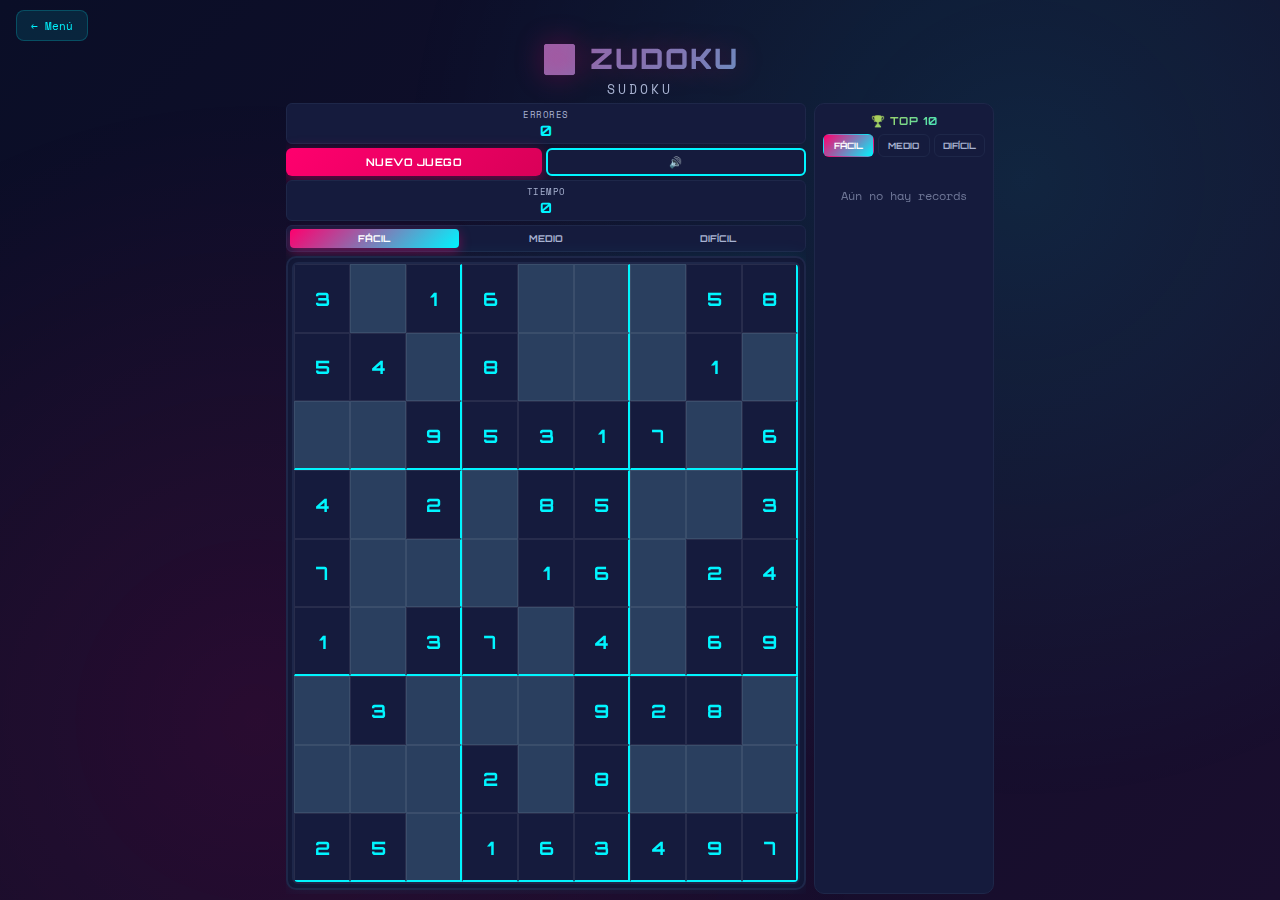
<file: juegos/zudoku/index.html>
<!DOCTYPE html>
<html lang="es">
<head>
    <meta charset="UTF-8">
    <meta name="viewport" content="width=device-width, initial-scale=1.0, maximum-scale=1.0, user-scalable=no, viewport-fit=cover">
    <meta name="theme-color" content="#0a0e27" media="(prefers-color-scheme: light)">
    <meta name="theme-color" content="#0a0e27" media="(prefers-color-scheme: dark)">
    <meta name="description" content="Zudoku - Sudoku clásico con diseño moderno">
    <meta name="apple-mobile-web-app-capable" content="yes">
    <meta name="apple-mobile-web-app-status-bar-style" content="black-translucent">
    <meta name="apple-mobile-web-app-title" content="Zudoku">
    <link rel="manifest" href="../../manifest.json">
    <title>🔢 Zudoku</title>
    <link rel="preconnect" href="https://fonts.googleapis.com">
    <link rel="preconnect" href="https://fonts.gstatic.com" crossorigin>
    <link href="https://fonts.googleapis.com/css2?family=Orbitron:wght@400;700;900&family=Space+Mono:wght@400;700&display=swap" rel="stylesheet">
    <link rel="stylesheet" href="../../styles.css">
    <link rel="stylesheet" href="styles.css">
</head>
<body>
    <div class="back-row">
        <a href="../../index.html" class="back-btn" title="Volver al menú">← Menú</a>
    </div>
    <div class="header">
        <a href="../../index.html" class="header-icon-btn back-btn-mobile" title="Volver al menú">←</a>
        <button class="header-icon-btn" id="mobileRecordsBtn" title="Records">🏆</button>
        <div class="header-center">
            <h1>🔢 Zudoku</h1>
            <div class="subtitle">Sudoku</div>
            <div class="mobile-difficulty-dropdown" id="mobileDiffDropdown">
                <button class="mobile-diff-current" id="mobileDiffCurrent">Fácil</button>
                <div class="mobile-diff-menu" id="mobileDiffMenu">
                    <button class="mobile-diff-option active" data-difficulty="easy">Fácil</button>
                    <button class="mobile-diff-option" data-difficulty="medium">Medio</button>
                    <button class="mobile-diff-option" data-difficulty="hard">Difícil</button>
                </div>
            </div>
        </div>
        <button class="header-icon-btn" id="mobileSoundBtn" title="Sonido"><span id="mobileSoundIcon">🔊</span></button>
    </div>

    <div class="main-wrapper">
        <div class="container">
            <div class="stats-panel">
                <div class="stat-card">
                    <div class="stat-label">Errores</div>
                    <div class="stat-value" id="errorsCount">0</div>
                </div>
                <div class="controls">
                    <button class="btn btn-primary" id="newGameBtn"><span class="btn-label-desktop">Nuevo Juego</span><span class="btn-label-mobile">▶</span></button>
                    <button class="btn btn-secondary" id="soundBtn" title="Activar/Desactivar sonidos">🔊</button>
                </div>
                <div class="stat-card">
                    <div class="stat-label">Tiempo</div>
                    <div class="stat-value" id="timer">0</div>
                </div>
            </div>

            <div class="difficulty-selector">
                <button class="difficulty-btn active" data-difficulty="easy">Fácil</button>
                <button class="difficulty-btn" data-difficulty="medium">Medio</button>
                <button class="difficulty-btn" data-difficulty="hard">Difícil</button>
            </div>

            <div class="game-board">
                <div class="sudoku-grid" id="sudokuGrid"></div>
            </div>
            <!-- Input oculto para abrir teclado en móvil; teclado físico en desktop -->
            <input type="text" inputmode="numeric" pattern="[0-9]*" id="keyboardInput" class="keyboard-input" autocomplete="off" aria-hidden="true" maxlength="1" />
        </div>

        <div class="records-panel" id="recordsPanel">
            <div class="records-title">🏆 Top 10</div>
            <div class="records-difficulty-tabs">
                <button class="records-tab active" data-records-diff="easy">Fácil</button>
                <button class="records-tab" data-records-diff="medium">Medio</button>
                <button class="records-tab" data-records-diff="hard">Difícil</button>
            </div>
            <div class="records-list" id="recordsList"></div>
        </div>
    </div>

    <div class="mobile-records-overlay" id="mobileRecordsOverlay">
        <div class="mobile-records-content">
            <div class="mobile-records-header">
                <div class="records-title" style="margin-bottom:0">🏆 Top 10</div>
                <button class="mobile-records-close" id="mobileRecordsClose">✕</button>
            </div>
            <div class="mobile-records-tabs">
                <button class="mobile-records-tab active" data-records-diff="easy">Fácil</button>
                <button class="mobile-records-tab" data-records-diff="medium">Medio</button>
                <button class="mobile-records-tab" data-records-diff="hard">Difícil</button>
            </div>
            <div class="mobile-records-list" id="mobileRecordsList"></div>
        </div>
    </div>

    <div class="modal" id="gameModal">
        <div class="modal-content">
            <div class="modal-title" id="modalTitle">¡Victoria!</div>
            <div class="modal-message" id="modalMessage">Has completado el Zudoku</div>
            <button class="btn btn-primary" id="modalBtn">Jugar de Nuevo</button>
        </div>
    </div>

    <script src="main.js"></script>
</body>
</html>
</file>
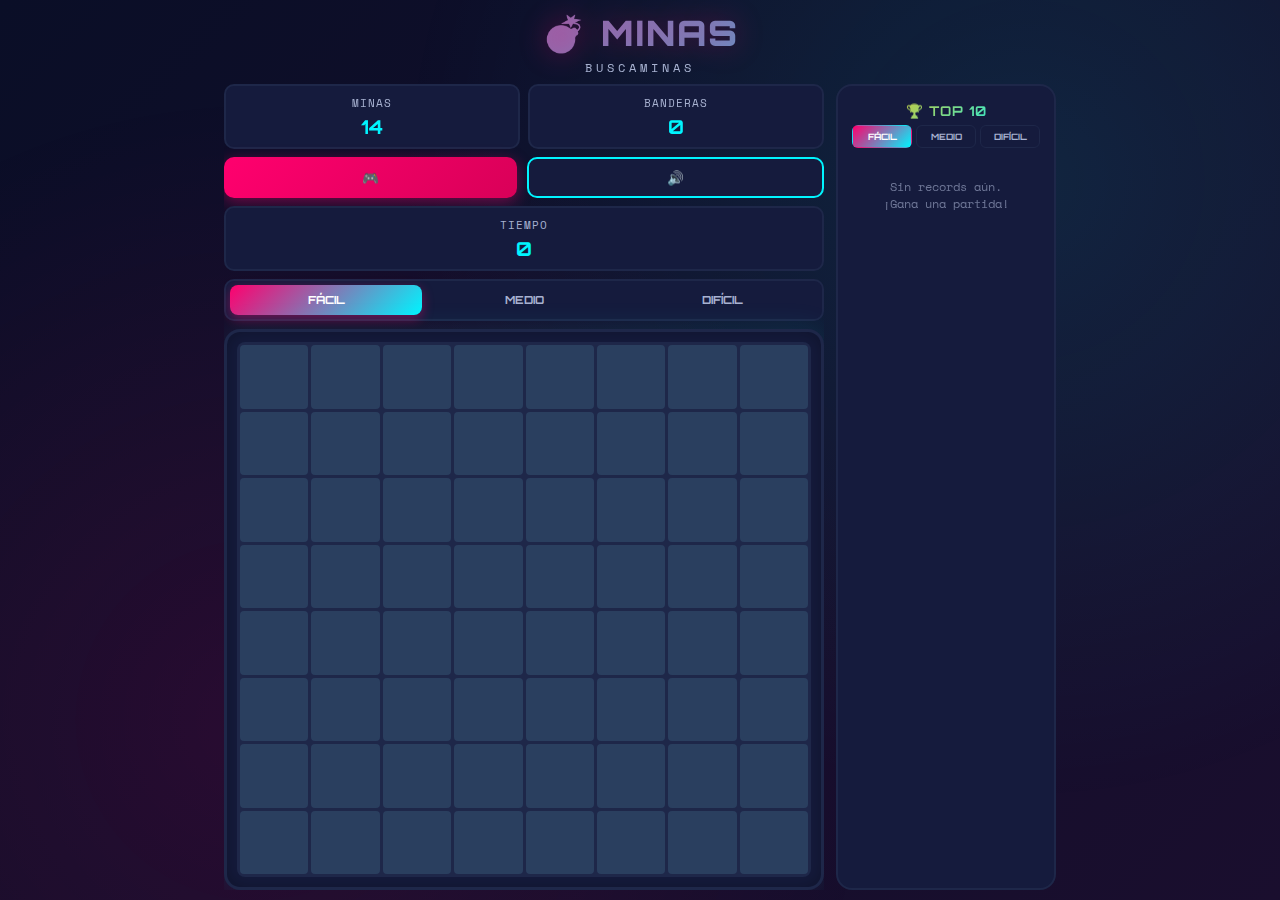
<file: buscaminas.html>
<!DOCTYPE html>
<html lang="es">
<head>
    <meta charset="UTF-8">
    <meta name="viewport" content="width=device-width, initial-scale=1.0, maximum-scale=1.0, user-scalable=no">
    <meta name="theme-color" content="#0a0e27">
    <meta name="description" content="Buscaminas - Juego clásico con diseño moderno">
    <meta name="apple-mobile-web-app-capable" content="yes">
    <meta name="apple-mobile-web-app-status-bar-style" content="black-translucent">
    <meta name="apple-mobile-web-app-title" content="Buscaminas">
    <link rel="manifest" href="[data-uri]">
    <title>💣 Buscaminas</title>
    <link rel="preconnect" href="https://fonts.googleapis.com">
    <link rel="preconnect" href="https://fonts.gstatic.com" crossorigin>
    <link href="https://fonts.googleapis.com/css2?family=Orbitron:wght@400;700;900&family=Space+Mono:wght@400;700&display=swap" rel="stylesheet">
    <style>
        :root {
            --bg-primary: #0a0e27;
            --bg-secondary: #151b3d;
            --bg-tertiary: #1e2749;
            --accent-primary: #ff006e;
            --accent-secondary: #00f5ff;
            --accent-tertiary: #ffbe0b;
            --text-primary: #ffffff;
            --text-secondary: #a8b2d1;
            --cell-unrevealed: #2a3f5f;
            --cell-revealed: #151b3d;
            --cell-hover: #3d5a80;
            --border-glow: rgba(0, 245, 255, 0.3);
            --mine-color: #ff006e;
            --flag-color: #ffbe0b;
        }

        * {
            margin: 0;
            padding: 0;
            box-sizing: border-box;
            -webkit-tap-highlight-color: transparent;
        }

        body {
            font-family: 'Space Mono', monospace;
            background: linear-gradient(135deg, var(--bg-primary) 0%, #1a0e2e 100%);
            color: var(--text-primary);
            height: 100vh;
            height: 100dvh;
            display: flex;
            flex-direction: column;
            align-items: center;
            justify-content: stretch;
            padding: 10px;
            overflow: hidden;
            position: relative;
        }

        .main-wrapper {
            display: flex;
            flex-direction: row;
            gap: 12px;
            flex: 1;
            min-height: 0;
            width: 100%;
            max-width: 850px;
            justify-content: center;
        }

        body::before {
            content: '';
            position: fixed;
            top: 0;
            left: 0;
            right: 0;
            bottom: 0;
            background: 
                radial-gradient(circle at 20% 80%, rgba(255, 0, 110, 0.1) 0%, transparent 50%),
                radial-gradient(circle at 80% 20%, rgba(0, 245, 255, 0.1) 0%, transparent 50%);
            pointer-events: none;
            animation: pulse 8s ease-in-out infinite;
        }

        @keyframes pulse {
            0%, 100% { opacity: 0.3; }
            50% { opacity: 0.6; }
        }

        .container {
            max-width: 600px;
            width: 100%;
            flex: 1;
            min-height: 0;
            z-index: 1;
            animation: slideIn 0.6s cubic-bezier(0.22, 1, 0.36, 1);
            display: flex;
            flex-direction: column;
            overflow: hidden;
        }

        @keyframes slideIn {
            from {
                opacity: 0;
                transform: translateY(30px);
            }
            to {
                opacity: 1;
                transform: translateY(0);
            }
        }

        .header {
            text-align: center;
            margin-bottom: 8px;
            flex-shrink: 0;
            z-index: 1;
            width: 100%;
        }

        h1 {
            font-family: 'Orbitron', sans-serif;
            font-size: clamp(1.4rem, 4vw, 2.2rem);
            font-weight: 900;
            background: linear-gradient(135deg, var(--accent-primary), var(--accent-secondary));
            -webkit-background-clip: text;
            -webkit-text-fill-color: transparent;
            background-clip: text;
            letter-spacing: 2px;
            text-transform: uppercase;
            margin-bottom: 4px;
            text-shadow: 0 0 30px rgba(255, 0, 110, 0.3);
            animation: glow 2s ease-in-out infinite alternate;
        }

        @keyframes glow {
            from { filter: brightness(1); }
            to { filter: brightness(1.2); }
        }

        .subtitle {
            font-size: clamp(0.6rem, 1.5vw, 0.75rem);
            color: var(--text-secondary);
            letter-spacing: 4px;
            text-transform: uppercase;
        }

        .stats-panel {
            display: flex;
            gap: 8px;
            margin-bottom: 8px;
            flex-wrap: wrap;
            flex-shrink: 0;
        }

        .stat-card {
            flex: 1;
            min-width: 80px;
            background: var(--bg-secondary);
            border: 2px solid var(--bg-tertiary);
            border-radius: 10px;
            padding: 8px;
            display: flex;
            flex-direction: column;
            align-items: center;
            gap: 4px;
            position: relative;
            overflow: hidden;
            transition: all 0.3s cubic-bezier(0.22, 1, 0.36, 1);
        }

        .stat-card::before {
            content: '';
            position: absolute;
            top: 0;
            left: -100%;
            width: 100%;
            height: 2px;
            background: linear-gradient(90deg, transparent, var(--accent-secondary), transparent);
            animation: scan 3s linear infinite;
        }

        @keyframes scan {
            to { left: 100%; }
        }

        .stat-card:hover {
            border-color: var(--accent-secondary);
            transform: translateY(-2px);
            box-shadow: 0 8px 24px rgba(0, 245, 255, 0.2);
        }

        .stat-label {
            font-size: 0.7rem;
            color: var(--text-secondary);
            text-transform: uppercase;
            letter-spacing: 1px;
        }

        .stat-value {
            font-family: 'Orbitron', sans-serif;
            font-size: 1.2rem;
            font-weight: 700;
            color: var(--accent-secondary);
        }

        .controls {
            display: flex;
            gap: 10px;
            flex: 1 0 100%;
        }

        /* Ocultar botón de bandera en todas las plataformas */
        #toggleFlagBtn {
            display: none !important;
        }

        /* Botón de sonido - estilos base para desktop */
        #soundBtn {
            flex: 1;
        }

        #soundBtn.muted {
            opacity: 0.6;
            background: var(--bg-secondary);
            color: var(--text-secondary);
            border-color: var(--text-secondary);
        }

        .btn {
            flex: 1;
            padding: 10px;
            font-family: 'Orbitron', sans-serif;
            font-size: 0.85rem;
            font-weight: 700;
            text-transform: uppercase;
            letter-spacing: 1px;
            border: none;
            border-radius: 10px;
            cursor: pointer;
            transition: all 0.3s cubic-bezier(0.22, 1, 0.36, 1);
            position: relative;
            overflow: hidden;
        }

        .btn::before {
            content: '';
            position: absolute;
            top: 50%;
            left: 50%;
            width: 0;
            height: 0;
            border-radius: 50%;
            background: rgba(255, 255, 255, 0.2);
            transform: translate(-50%, -50%);
            transition: width 0.6s, height 0.6s;
        }

        .btn:active::before {
            width: 300px;
            height: 300px;
        }

        .btn-primary {
            background: linear-gradient(135deg, var(--accent-primary), #d90058);
            color: white;
            box-shadow: 0 4px 15px rgba(255, 0, 110, 0.4);
        }

        .btn-primary:hover {
            transform: translateY(-2px);
            box-shadow: 0 8px 25px rgba(255, 0, 110, 0.6);
        }

        .btn-secondary {
            background: var(--bg-secondary);
            color: var(--accent-secondary);
            border: 2px solid var(--accent-secondary);
        }

        .btn-secondary:hover {
            background: var(--accent-secondary);
            color: var(--bg-primary);
        }

        .difficulty-selector {
            display: flex;
            gap: 6px;
            margin-bottom: 8px;
            background: var(--bg-secondary);
            padding: 4px;
            border-radius: 10px;
            border: 2px solid var(--bg-tertiary);
            flex-shrink: 0;
        }

        .difficulty-btn {
            flex: 1;
            padding: 8px;
            font-family: 'Orbitron', sans-serif;
            font-size: 0.7rem;
            font-weight: 700;
            text-transform: uppercase;
            background: transparent;
            color: var(--text-secondary);
            border: none;
            border-radius: 8px;
            cursor: pointer;
            transition: all 0.3s;
        }

        .difficulty-btn.active {
            background: linear-gradient(135deg, var(--accent-primary), var(--accent-secondary));
            color: white;
            box-shadow: 0 4px 12px rgba(255, 0, 110, 0.4);
        }

        .game-board {
            background: var(--bg-secondary);
            border: 3px solid var(--bg-tertiary);
            border-radius: 16px;
            padding: 10px;
            box-shadow: 
                0 0 30px rgba(0, 245, 255, 0.1),
                inset 0 0 20px rgba(0, 0, 0, 0.3);
            margin-bottom: 0;
            flex: 1;
            min-height: 0;
            display: flex;
            flex-direction: column;
            overflow: hidden;
        }

        .grid {
            display: grid;
            gap: 3px;
            background: var(--bg-tertiary);
            padding: 3px;
            border-radius: 8px;
            touch-action: manipulation;
            width: 100%;
            flex: 1;
            min-height: 0;
        }

        .cell {
            background: var(--cell-unrevealed);
            border: none;
            border-radius: 4px;
            font-family: 'Orbitron', sans-serif;
            font-size: clamp(0.7rem, 1.8vw, 1.1rem);
            font-weight: 900;
            cursor: pointer;
            display: flex;
            align-items: center;
            justify-content: center;
            position: relative;
            user-select: none;
            -webkit-user-select: none;
            min-width: 0;
            min-height: 0;
            touch-action: manipulation;
            -webkit-touch-callout: none;
            overflow: hidden;
        }

        .cell:not(.revealed):not(.flagged):hover {
            background: var(--cell-hover);
        }

        .cell.revealed {
            background: var(--cell-revealed);
            cursor: default;
        }

        .cell.flagged {
            background: var(--cell-unrevealed);
        }

        .cell.questioned {
            background: var(--cell-unrevealed);
            opacity: 0.85;
        }

        .cell.mine {
            background: var(--mine-color);
            color: white;
        }

        .cell.number-1 { color: #00f5ff; }
        .cell.number-2 { color: #00ff88; }
        .cell.number-3 { color: #ffbe0b; }
        .cell.number-4 { color: #ff006e; }
        .cell.number-5 { color: #ff6b35; }
        .cell.number-6 { color: #9d4edd; }
        .cell.number-7 { color: #f72585; }
        .cell.number-8 { color: #e63946; }

        .modal {
            display: none;
            position: fixed;
            top: 0;
            left: 0;
            right: 0;
            bottom: 0;
            background: rgba(10, 14, 39, 0.95);
            z-index: 1000;
            align-items: center;
            justify-content: center;
            padding: 20px;
            backdrop-filter: blur(10px);
            animation: fadeIn 0.3s;
        }

        @keyframes fadeIn {
            from { opacity: 0; }
            to { opacity: 1; }
        }

        .modal.show {
            display: flex;
        }

        .modal-content {
            background: var(--bg-secondary);
            border: 3px solid var(--accent-primary);
            border-radius: 20px;
            padding: 30px;
            max-width: 400px;
            width: 100%;
            text-align: center;
            animation: modalSlide 0.4s cubic-bezier(0.68, -0.55, 0.265, 1.55);
            box-shadow: 0 0 50px rgba(255, 0, 110, 0.5);
        }

        @keyframes modalSlide {
            from {
                transform: scale(0.8) translateY(-50px);
                opacity: 0;
            }
            to {
                transform: scale(1) translateY(0);
                opacity: 1;
            }
        }

        .modal-title {
            font-family: 'Orbitron', sans-serif;
            font-size: 2rem;
            font-weight: 900;
            margin-bottom: 15px;
            background: linear-gradient(135deg, var(--accent-primary), var(--accent-secondary));
            -webkit-background-clip: text;
            -webkit-text-fill-color: transparent;
            background-clip: text;
        }

        .modal-message {
            font-size: 1.1rem;
            margin-bottom: 25px;
            color: var(--text-secondary);
        }

        .install-prompt {
            background: var(--bg-secondary);
            border: 2px solid var(--accent-secondary);
            border-radius: 12px;
            padding: 10px;
            margin-bottom: 8px;
            display: none;
            animation: slideDown 0.5s cubic-bezier(0.22, 1, 0.36, 1);
            flex-shrink: 0;
        }

        @keyframes slideDown {
            from {
                opacity: 0;
                transform: translateY(-20px);
            }
            to {
                opacity: 1;
                transform: translateY(0);
            }
        }

        .install-prompt.show {
            display: block;
        }

        .install-text {
            font-size: 0.9rem;
            color: var(--text-secondary);
            margin-bottom: 10px;
        }

        @media (max-width: 480px) {
            body {
                padding: 5px;
                justify-content: flex-start;
                padding-top: 5px;
                overflow: hidden;
            }

            .main-wrapper {
                flex: 1;
                min-height: 0;
            }

            .container {
                padding: 0;
                max-width: 100%;
                height: 100%;
                display: flex;
                flex-direction: column;
            }

            /* Ocultar header completo en móvil */
            .header {
                display: none;
            }

            /* Ocultar selector de dificultad en móvil */
            .difficulty-selector {
                display: none;
            }

            /* Ocultar botón de bandera en móvil */
            #toggleFlagBtn {
                display: none;
            }

            /* Botón de sonido flotante en móvil */
            #soundBtn {
                display: flex;
                min-width: 50px;
                padding: 8px;
                font-size: 1.5rem;
                border-radius: 50%;
                width: 50px;
                height: 50px;
                align-items: center;
                justify-content: center;
                position: absolute;
                right: 10px;
                bottom: 10px;
                z-index: 10;
                box-shadow: 0 4px 15px rgba(0, 0, 0, 0.3);
                background: var(--bg-secondary);
                border: 2px solid var(--accent-secondary);
                color: var(--accent-secondary);
                cursor: pointer;
                flex: none;
            }

            #soundBtn.muted {
                opacity: 0.5;
                border-color: var(--text-secondary);
                color: var(--text-secondary);
            }

            .install-prompt {
                margin-bottom: 8px;
                padding: 8px;
                flex-shrink: 0;
            }

            .install-text {
                font-size: 0.7rem;
                margin-bottom: 6px;
            }

            /* Reorganizar stats y botón en grid horizontal */
            .stats-panel {
                display: grid;
                grid-template-columns: 1fr 1fr auto 1fr;
                gap: 6px;
                margin-bottom: 10px;
                align-items: center;
                flex-shrink: 0;
            }

            /* Stats: Minas y Banderas a la izquierda */
            .stat-card {
                min-width: auto;
                padding: 4px 6px;
                border-radius: 6px;
                flex: none;
            }

            .stat-card:nth-child(1),
            .stat-card:nth-child(2) {
                grid-row: 1;
            }

            .stat-label {
                font-size: 0.5rem;
                letter-spacing: 0.3px;
            }

            .stat-value {
                font-size: 0.8rem;
            }

            /* Botón nuevo juego circular en el centro */
            .controls {
                grid-column: 3;
                grid-row: 1;
                margin: 0;
                padding: 0 8px;
                display: flex;
                justify-content: center;
                flex: none;
            }

            #newGameBtn {
                width: 56px;
                height: 56px;
                border-radius: 50%;
                padding: 0;
                font-size: 1.4rem;
                display: flex;
                align-items: center;
                justify-content: center;
                flex-shrink: 0;
                box-shadow: 0 4px 20px rgba(255, 0, 110, 0.5);
                min-width: auto;
            }

            /* Timer a la derecha */
            .stat-card:nth-child(4) {
                grid-column: 4;
                grid-row: 1;
            }

            .game-board {
                padding: 3px;
                margin-bottom: 0;
                border-width: 2px;
                flex: 1;
                display: flex;
                flex-direction: column;
                min-height: 0;
            }

            .grid {
                gap: 3px;
                padding: 3px;
                flex: 1;
                display: grid;
                align-content: stretch;
                justify-content: stretch;
                align-items: stretch;
                justify-items: stretch;
                width: 100%;
                height: 100%;
            }

            .cell {
                border-radius: 6px;
                font-size: clamp(1.1rem, 3.5vw, 1.5rem);
                min-width: 0;
                min-height: 0;
                width: 100%;
                height: 100%;
            }

            .modal-content {
                padding: 20px;
            }

            .modal-title {
                font-size: 1.5rem;
            }

            .modal-message {
                font-size: 0.95rem;
                margin-bottom: 20px;
            }
        }

        /* Modo landscape en móviles */
        @media (max-width: 900px) and (orientation: landscape) {
            body {
                padding: 5px;
                overflow: hidden;
            }

            .main-wrapper {
                flex: 1;
                min-height: 0;
            }

            .container {
                height: 100%;
                display: flex;
                flex-direction: column;
            }

            .header {
                display: none;
            }

            .difficulty-selector {
                display: none;
            }

            #toggleFlagBtn {
                display: none;
            }

            #soundBtn {
                display: flex;
                min-width: 45px;
                padding: 6px;
                font-size: 1.3rem;
                border-radius: 50%;
                width: 45px;
                height: 45px;
                align-items: center;
                justify-content: center;
                position: absolute;
                right: 8px;
                bottom: 8px;
                z-index: 10;
                box-shadow: 0 4px 15px rgba(0, 0, 0, 0.3);
            }

            .stats-panel {
                display: grid;
                grid-template-columns: 1fr 1fr auto 1fr;
                gap: 6px;
                margin-bottom: 8px;
                align-items: center;
                flex-shrink: 0;
            }

            .stat-card {
                padding: 3px 5px;
                min-width: auto;
                flex: none;
            }

            .stat-label {
                font-size: 0.45rem;
            }

            .stat-value {
                font-size: 0.7rem;
            }

            .controls {
                grid-column: 3;
                grid-row: 1;
                margin: 0;
                padding: 0 6px;
                flex: none;
            }

            #newGameBtn {
                width: 48px;
                height: 48px;
                border-radius: 50%;
                padding: 0;
                font-size: 1.2rem;
                display: flex;
                align-items: center;
                justify-content: center;
            }

            .stat-card:nth-child(4) {
                grid-column: 4;
                grid-row: 1;
            }

            .game-board {
                margin-bottom: 0;
                padding: 5px;
                flex: 1;
                display: flex;
                flex-direction: column;
                min-height: 0;
            }

            .grid {
                flex: 1;
                display: grid;
                align-content: stretch;
                justify-content: stretch;
                gap: 2px;
                padding: 2px;
                width: 100%;
                height: 100%;
            }

            .cell {
                font-size: clamp(0.8rem, 2.5vw, 1.1rem);
                border-radius: 3px;
                min-width: 0;
                min-height: 0;
            }

            .install-prompt {
                flex-shrink: 0;
            }
        }

        @media (hover: none) {
            .cell:not(.revealed):not(.flagged):hover {
                background: var(--cell-unrevealed);
            }
        }

        /* Panel de mejores tiempos */
        .records-panel {
            width: 220px;
            min-width: 180px;
            max-width: 250px;
            background: var(--bg-secondary);
            border: 2px solid var(--bg-tertiary);
            border-radius: 16px;
            padding: 16px 14px;
            display: flex;
            flex-direction: column;
            z-index: 1;
            overflow: hidden;
            flex-shrink: 0;
            animation: slideIn 0.6s cubic-bezier(0.22, 1, 0.36, 1);
        }

        .records-title {
            font-family: 'Orbitron', sans-serif;
            font-size: 0.85rem;
            font-weight: 700;
            text-transform: uppercase;
            letter-spacing: 1px;
            text-align: center;
            margin-bottom: 6px;
            background: linear-gradient(135deg, var(--accent-tertiary), var(--accent-secondary));
            -webkit-background-clip: text;
            -webkit-text-fill-color: transparent;
            background-clip: text;
            flex-shrink: 0;
        }

        .records-difficulty-tabs {
            display: flex;
            gap: 4px;
            margin-bottom: 10px;
            flex-shrink: 0;
        }

        .records-tab {
            flex: 1;
            padding: 5px 2px;
            font-family: 'Orbitron', sans-serif;
            font-size: 0.55rem;
            font-weight: 700;
            text-transform: uppercase;
            background: transparent;
            color: var(--text-secondary);
            border: 1px solid var(--bg-tertiary);
            border-radius: 6px;
            cursor: pointer;
            transition: all 0.3s;
        }

        .records-tab.active {
            background: linear-gradient(135deg, var(--accent-primary), var(--accent-secondary));
            color: white;
            border-color: transparent;
        }

        .records-list {
            flex: 1;
            overflow-y: auto;
            display: flex;
            flex-direction: column;
            gap: 4px;
        }

        .records-list::-webkit-scrollbar {
            width: 4px;
        }

        .records-list::-webkit-scrollbar-track {
            background: var(--bg-tertiary);
            border-radius: 2px;
        }

        .records-list::-webkit-scrollbar-thumb {
            background: var(--accent-secondary);
            border-radius: 2px;
        }

        .record-item {
            display: flex;
            align-items: center;
            gap: 8px;
            padding: 7px 10px;
            background: var(--bg-tertiary);
            border-radius: 8px;
            transition: all 0.2s;
            flex-shrink: 0;
        }

        .record-item:hover {
            background: var(--cell-hover);
        }

        .record-item.gold {
            border-left: 3px solid #ffbe0b;
        }

        .record-item.silver {
            border-left: 3px solid #c0c0c0;
        }

        .record-item.bronze {
            border-left: 3px solid #cd7f32;
        }

        .record-rank {
            font-family: 'Orbitron', sans-serif;
            font-size: 0.7rem;
            font-weight: 900;
            color: var(--text-secondary);
            min-width: 18px;
            text-align: center;
        }

        .record-item.gold .record-rank { color: #ffbe0b; }
        .record-item.silver .record-rank { color: #c0c0c0; }
        .record-item.bronze .record-rank { color: #cd7f32; }

        .record-info {
            flex: 1;
            display: flex;
            flex-direction: column;
            gap: 1px;
            min-width: 0;
        }

        .record-time {
            font-family: 'Orbitron', sans-serif;
            font-size: 0.85rem;
            font-weight: 700;
            color: var(--accent-secondary);
        }

        .record-date {
            font-size: 0.55rem;
            color: var(--text-secondary);
            white-space: nowrap;
            overflow: hidden;
            text-overflow: ellipsis;
        }

        .record-empty {
            text-align: center;
            color: var(--text-secondary);
            font-size: 0.75rem;
            padding: 20px 10px;
            opacity: 0.6;
        }

        .record-new {
            animation: recordHighlight 1.5s ease-out;
        }

        @keyframes recordHighlight {
            0% { background: rgba(0, 245, 255, 0.3); transform: scale(1.03); }
            100% { background: var(--bg-tertiary); transform: scale(1); }
        }

        /* Ocultar panel de records en móvil */
        @media (max-width: 480px) {
            .records-panel {
                display: none;
            }
        }

        @media (max-width: 900px) and (orientation: landscape) {
            .records-panel {
                display: none;
            }
        }

        /* Ajustar panel en pantallas medianas */
        @media (max-width: 900px) and (min-width: 481px) {
            .records-panel {
                width: 180px;
                min-width: 150px;
                padding: 12px 10px;
            }

            .records-title {
                font-size: 0.75rem;
            }

            .record-time {
                font-size: 0.75rem;
            }
        }
    </style>
</head>
<body>
    <div class="header">
        <h1>💣 Minas</h1>
        <div class="subtitle">Buscaminas</div>
    </div>

    <div class="main-wrapper">
        <div class="container">
            <div class="install-prompt" id="installPrompt">
                <div class="install-text">📱 Instala esta app en tu dispositivo</div>
                <button class="btn btn-primary" id="installBtn">Instalar App</button>
            </div>

            <div class="stats-panel">
                <div class="stat-card">
                    <div class="stat-label">Minas</div>
                    <div class="stat-value" id="minesCount">10</div>
                </div>
                <div class="stat-card">
                    <div class="stat-label">Banderas</div>
                    <div class="stat-value" id="flagsCount">0</div>
                </div>
                <div class="controls">
                    <button class="btn btn-primary" id="newGameBtn">🎮</button>
                    <button class="btn btn-secondary" id="soundBtn" title="Activar/Desactivar sonidos">🔊</button>
                    <button class="btn btn-secondary" id="toggleFlagBtn">🚩 Bandera</button>
                </div>
                <div class="stat-card">
                    <div class="stat-label">Tiempo</div>
                    <div class="stat-value" id="timer">0</div>
                </div>
            </div>

            <div class="difficulty-selector">
                <button class="difficulty-btn active" data-difficulty="easy">Fácil</button>
                <button class="difficulty-btn" data-difficulty="medium">Medio</button>
                <button class="difficulty-btn" data-difficulty="hard">Difícil</button>
            </div>

            <div class="game-board">
                <div class="grid" id="gameGrid"></div>
            </div>
        </div>

        <div class="records-panel" id="recordsPanel">
            <div class="records-title">🏆 Top 10</div>
            <div class="records-difficulty-tabs">
                <button class="records-tab active" data-records-diff="easy">Fácil</button>
                <button class="records-tab" data-records-diff="medium">Medio</button>
                <button class="records-tab" data-records-diff="hard">Difícil</button>
            </div>
            <div class="records-list" id="recordsList"></div>
        </div>
    </div>

    <div class="modal" id="gameModal">
        <div class="modal-content">
            <div class="modal-title" id="modalTitle">¡Victoria!</div>
            <div class="modal-message" id="modalMessage">Has ganado el juego</div>
            <button class="btn btn-primary" id="modalBtn">Jugar de Nuevo</button>
        </div>
    </div>

    <script>
        // Configuración del juego
        const difficulties = {
            easy: { rows: 8, cols: 8, mines: 14 },      // 22% (antes 10)
            medium: { rows: 12, cols: 12, mines: 37 },  // 26% (antes 25)
            hard: { rows: 16, cols: 16, mines: 50 }     // ~19.5%
        };

        let currentDifficulty = 'easy';
        let config = difficulties[currentDifficulty];
        let board = [];
        let revealed = [];
        let flagged = [];
        let questioned = []; // Nuevo array para celdas con ?
        let gameOver = false;
        let gameWon = false;
        let timer = 0;
        let timerInterval = null;
        let flagMode = false;
        let isMobile = window.innerWidth <= 480;

        // Sistema de sonidos
        const audioContext = new (window.AudioContext || window.webkitAudioContext)();
        let soundsEnabled = true;

        // Función para crear tonos
        function playTone(frequency, duration, type = 'sine', volume = 0.3) {
            if (!soundsEnabled) return;
            
            const oscillator = audioContext.createOscillator();
            const gainNode = audioContext.createGain();
            
            oscillator.connect(gainNode);
            gainNode.connect(audioContext.destination);
            
            oscillator.frequency.value = frequency;
            oscillator.type = type;
            
            // Envelope suave para evitar clicks
            gainNode.gain.setValueAtTime(0, audioContext.currentTime);
            gainNode.gain.linearRampToValueAtTime(volume, audioContext.currentTime + 0.01);
            gainNode.gain.exponentialRampToValueAtTime(0.01, audioContext.currentTime + duration);
            
            oscillator.start(audioContext.currentTime);
            oscillator.stop(audioContext.currentTime + duration);
        }

        // Sonidos del juego - más suaves
        const sounds = {
            click: () => playTone(600, 0.04, 'sine', 0.08),
            reveal: () => playTone(500, 0.06, 'sine', 0.06),
            flag: () => {
                playTone(800, 0.04, 'sine', 0.1);
                setTimeout(() => playTone(950, 0.04, 'sine', 0.08), 40);
            },
            question: () => playTone(700, 0.08, 'triangle', 0.07),
            unflag: () => playTone(550, 0.06, 'sine', 0.06),
            win: () => {
                playTone(523, 0.12, 'sine', 0.12); // Do
                setTimeout(() => playTone(659, 0.12, 'sine', 0.12), 120); // Mi
                setTimeout(() => playTone(784, 0.25, 'sine', 0.12), 240); // Sol
            },
            lose: () => {
                playTone(300, 0.08, 'sine', 0.15);
                setTimeout(() => playTone(250, 0.12, 'sine', 0.12), 80);
                setTimeout(() => playTone(200, 0.2, 'sine', 0.1), 150);
            },
            cascade: (delay = 0) => {
                setTimeout(() => playTone(450 + Math.random() * 100, 0.02, 'sine', 0.04), delay);
            }
        };

        // Elementos DOM
        const gameGrid = document.getElementById('gameGrid');
        const minesCount = document.getElementById('minesCount');
        const flagsCount = document.getElementById('flagsCount');
        const timerDisplay = document.getElementById('timer');
        const newGameBtn = document.getElementById('newGameBtn');
        const toggleFlagBtn = document.getElementById('toggleFlagBtn');
        const gameModal = document.getElementById('gameModal');
        const modalTitle = document.getElementById('modalTitle');
        const modalMessage = document.getElementById('modalMessage');
        const modalBtn = document.getElementById('modalBtn');
        const difficultyBtns = document.querySelectorAll('.difficulty-btn');
        const soundBtn = document.getElementById('soundBtn');

        // === Sistema de Records con IndexedDB ===
        const recordsList = document.getElementById('recordsList');
        const recordsTabs = document.querySelectorAll('.records-tab');
        let currentRecordsView = 'easy';

        // Abrir/crear base de datos IndexedDB
        function openRecordsDB() {
            return new Promise((resolve, reject) => {
                const request = indexedDB.open('BuscaminasRecords', 1);
                request.onupgradeneeded = (e) => {
                    const db = e.target.result;
                    if (!db.objectStoreNames.contains('records')) {
                        const store = db.createObjectStore('records', { keyPath: 'id', autoIncrement: true });
                        store.createIndex('difficulty', 'difficulty', { unique: false });
                        store.createIndex('time', 'time', { unique: false });
                    }
                };
                request.onsuccess = (e) => resolve(e.target.result);
                request.onerror = (e) => reject(e.target.error);
            });
        }

        // Guardar un nuevo record
        async function saveRecord(difficulty, time) {
            try {
                const db = await openRecordsDB();
                const tx = db.transaction('records', 'readwrite');
                const store = tx.objectStore('records');
                
                const record = {
                    difficulty: difficulty,
                    time: time,
                    date: new Date().toISOString()
                };
                
                store.add(record);
                
                await new Promise((resolve, reject) => {
                    tx.oncomplete = resolve;
                    tx.onerror = reject;
                });

                // Limpiar: mantener solo los 10 mejores por dificultad
                await trimRecords(difficulty);
                
                db.close();
                renderRecords(currentRecordsView, time);
            } catch (err) {
                console.error('Error guardando record:', err);
            }
        }

        // Mantener solo top 10 por dificultad
        async function trimRecords(difficulty) {
            try {
                const db = await openRecordsDB();
                const tx = db.transaction('records', 'readwrite');
                const store = tx.objectStore('records');
                const index = store.index('difficulty');
                
                const records = await new Promise((resolve, reject) => {
                    const req = index.getAll(difficulty);
                    req.onsuccess = () => resolve(req.result);
                    req.onerror = () => reject(req.error);
                });
                
                // Ordenar por tiempo ascendente
                records.sort((a, b) => a.time - b.time);
                
                // Eliminar los que sobran del top 10
                if (records.length > 10) {
                    const toDelete = records.slice(10);
                    for (const rec of toDelete) {
                        store.delete(rec.id);
                    }
                }
                
                await new Promise((resolve, reject) => {
                    tx.oncomplete = resolve;
                    tx.onerror = reject;
                });
                
                db.close();
            } catch (err) {
                console.error('Error limpiando records:', err);
            }
        }

        // Obtener los top 10 records de una dificultad
        async function getRecords(difficulty) {
            try {
                const db = await openRecordsDB();
                const tx = db.transaction('records', 'readonly');
                const store = tx.objectStore('records');
                const index = store.index('difficulty');
                
                const records = await new Promise((resolve, reject) => {
                    const req = index.getAll(difficulty);
                    req.onsuccess = () => resolve(req.result);
                    req.onerror = () => reject(req.error);
                });
                
                db.close();
                
                // Ordenar por tiempo ascendente y tomar top 10
                records.sort((a, b) => a.time - b.time);
                return records.slice(0, 10);
            } catch (err) {
                console.error('Error leyendo records:', err);
                return [];
            }
        }

        // Renderizar la lista de records
        async function renderRecords(difficulty, highlightTime = null) {
            const records = await getRecords(difficulty);
            recordsList.innerHTML = '';
            
            if (records.length === 0) {
                recordsList.innerHTML = '<div class="record-empty">Sin records aún.<br>¡Gana una partida!</div>';
                return;
            }
            
            records.forEach((rec, i) => {
                const item = document.createElement('div');
                item.className = 'record-item';
                
                if (i === 0) item.classList.add('gold');
                else if (i === 1) item.classList.add('silver');
                else if (i === 2) item.classList.add('bronze');
                
                // Resaltar el record recién agregado
                if (highlightTime !== null && rec.time === highlightTime) {
                    item.classList.add('record-new');
                    highlightTime = null; // Solo resaltar el primero que coincida
                }
                
                const date = new Date(rec.date);
                const dateStr = date.toLocaleDateString('es-ES', { 
                    day: '2-digit', month: 'short', year: '2-digit' 
                });
                const timeStr = date.toLocaleTimeString('es-ES', { 
                    hour: '2-digit', minute: '2-digit' 
                });
                
                item.innerHTML = `
                    <div class="record-rank">${i + 1}</div>
                    <div class="record-info">
                        <div class="record-time">${rec.time}s</div>
                        <div class="record-date">${dateStr} ${timeStr}</div>
                    </div>
                `;
                
                recordsList.appendChild(item);
            });
        }

        // Tabs de dificultad en el panel de records
        recordsTabs.forEach(tab => {
            tab.addEventListener('click', () => {
                recordsTabs.forEach(t => t.classList.remove('active'));
                tab.classList.add('active');
                currentRecordsView = tab.dataset.recordsDiff;
                renderRecords(currentRecordsView);
            });
        });

        // Renderizar records iniciales
        renderRecords(currentRecordsView);

        // Toggle de sonido
        soundBtn.addEventListener('click', () => {
            soundsEnabled = !soundsEnabled;
            soundBtn.textContent = soundsEnabled ? '🔊' : '🔇';
            soundBtn.classList.toggle('muted', !soundsEnabled);
            if (soundsEnabled) {
                sounds.click();
            }
        });

        // Función para calcular el tamaño óptimo del tablero según la pantalla
        function calculateOptimalGridSize() {
            // Usar la configuración predefinida de dificultad
            return difficulties[currentDifficulty];
        }

        // Inicializar juego
        function initGame() {
            config = calculateOptimalGridSize();
            board = [];
            revealed = [];
            flagged = [];
            questioned = [];
            gameOver = false;
            gameWon = false;
            timer = 0;
            flagMode = false;
            
            clearInterval(timerInterval);
            timerDisplay.textContent = '0';
            updateFlagButton();
            
            createBoard();
            placeMines();
            calculateNumbers();
            renderBoard();
            updateStats();
        }

        // Crear tablero vacío
        function createBoard() {
            for (let r = 0; r < config.rows; r++) {
                board[r] = [];
                revealed[r] = [];
                flagged[r] = [];
                questioned[r] = [];
                for (let c = 0; c < config.cols; c++) {
                    board[r][c] = 0;
                    revealed[r][c] = false;
                    flagged[r][c] = false;
                    questioned[r][c] = false;
                }
            }
        }

        // Colocar minas
        function placeMines() {
            let minesPlaced = 0;
            while (minesPlaced < config.mines) {
                const r = Math.floor(Math.random() * config.rows);
                const c = Math.floor(Math.random() * config.cols);
                if (board[r][c] !== -1) {
                    board[r][c] = -1;
                    minesPlaced++;
                }
            }
        }

        // Calcular números
        function calculateNumbers() {
            for (let r = 0; r < config.rows; r++) {
                for (let c = 0; c < config.cols; c++) {
                    if (board[r][c] === -1) continue;
                    
                    let count = 0;
                    for (let dr = -1; dr <= 1; dr++) {
                        for (let dc = -1; dc <= 1; dc++) {
                            const nr = r + dr;
                            const nc = c + dc;
                            if (nr >= 0 && nr < config.rows && nc >= 0 && nc < config.cols) {
                                if (board[nr][nc] === -1) count++;
                            }
                        }
                    }
                    board[r][c] = count;
                }
            }
        }

        // Renderizar tablero
        function renderBoard() {
            gameGrid.innerHTML = '';
            gameGrid.style.gridTemplateColumns = `repeat(${config.cols}, 1fr)`;
            gameGrid.style.gridTemplateRows = `repeat(${config.rows}, 1fr)`;
            
            for (let r = 0; r < config.rows; r++) {
                for (let c = 0; c < config.cols; c++) {
                    const cell = document.createElement('button');
                    cell.className = 'cell';
                    cell.dataset.row = r;
                    cell.dataset.col = c;
                    
                    if (revealed[r][c]) {
                        cell.classList.add('revealed');
                        if (board[r][c] === -1) {
                            cell.textContent = '💣';
                            cell.classList.add('mine');
                        } else if (board[r][c] > 0) {
                            cell.textContent = board[r][c];
                            cell.classList.add(`number-${board[r][c]}`);
                        }
                    } else if (flagged[r][c]) {
                        cell.textContent = '🚩';
                        cell.classList.add('flagged');
                    } else if (questioned[r][c]) {
                        cell.textContent = '❓';
                        cell.classList.add('questioned');
                    }
                    
                    cell.addEventListener('click', () => handleCellClick(r, c));
                    cell.addEventListener('contextmenu', (e) => {
                        e.preventDefault();
                        handleRightClick(r, c);
                    });
                    
                    // Sistema táctil simplificado para móviles - 2 toques
                    let touchStartTime;
                    let touchMoved = false;
                    
                    cell.addEventListener('touchstart', (e) => {
                        touchMoved = false;
                        touchStartTime = Date.now();
                    }, { passive: true });
                    
                    cell.addEventListener('touchmove', (e) => {
                        touchMoved = true;
                    }, { passive: true });
                    
                    cell.addEventListener('touchend', (e) => {
                        e.preventDefault();
                        
                        // Si se movió el dedo, ignorar
                        if (touchMoved) return;
                        
                        // Si el juego terminó, ignorar
                        if (gameOver || gameWon) return;
                        
                        // Si ya está revelada, ignorar
                        if (revealed[r][c]) return;
                        
                        // Si NO tiene bandera (vacía)
                        if (!flagged[r][c]) {
                            // Primer toque: colocar bandera
                            flagged[r][c] = true;
                            questioned[r][c] = false;
                            sounds.flag();
                            if (navigator.vibrate) navigator.vibrate(30);
                            updateStats();
                            renderBoard();
                        } 
                        // Si tiene bandera
                        else {
                            // Segundo toque: quitar bandera y revelar
                            flagged[r][c] = false;
                            questioned[r][c] = false;
                            handleCellClick(r, c);
                        }
                    });
                    
                    cell.addEventListener('touchcancel', () => {
                        touchMoved = false;
                    });
                    
                    gameGrid.appendChild(cell);
                }
            }
        }

        // Manejar clic en celda
        function handleCellClick(r, c) {
            if (gameOver || gameWon) return;
            if (revealed[r][c]) return;
            
            // Iniciar timer en el primer clic
            if (timer === 0) {
                startTimer();
            }
            
            if (flagMode) {
                handleRightClick(r, c);
                return;
            }
            
            // No permitir revelar celdas con bandera, pero sí con pregunta
            if (flagged[r][c]) return;
            
            // Si tiene pregunta, quitarla antes de revelar
            if (questioned[r][c]) {
                questioned[r][c] = false;
            }
            
            if (board[r][c] === -1) {
                sounds.lose();
                gameOver = true;
                revealAllMines();
                showModal('💥 Game Over', 'Has pisado una mina');
                stopTimer();
                return;
            }
            
            sounds.click();
            revealCell(r, c);
            checkWin();
        }

        // Manejar clic derecho / long press (ciclo: vacío → bandera → pregunta → vacío)
        function handleRightClick(r, c) {
            if (gameOver || gameWon) return;
            if (revealed[r][c]) return;
            
            if (!flagged[r][c] && !questioned[r][c]) {
                // Vacío → Bandera
                flagged[r][c] = true;
                sounds.flag();
            } else if (flagged[r][c]) {
                // Bandera → Pregunta
                flagged[r][c] = false;
                questioned[r][c] = true;
                sounds.question();
            } else if (questioned[r][c]) {
                // Pregunta → Vacío
                questioned[r][c] = false;
                sounds.unflag();
            }
            
            updateStats();
            renderBoard();
        }

        // Revelar celda
        let revealCount = 0;
        function revealCell(r, c) {
            if (r < 0 || r >= config.rows || c < 0 || c >= config.cols) return;
            if (revealed[r][c] || flagged[r][c] || questioned[r][c]) return;
            
            revealed[r][c] = true;
            
            // Sonido de cascada con delay
            if (board[r][c] === 0) {
                sounds.cascade(revealCount * 10);
                revealCount++;
            } else {
                sounds.reveal();
                revealCount = 0;
            }
            
            if (board[r][c] === 0) {
                for (let dr = -1; dr <= 1; dr++) {
                    for (let dc = -1; dc <= 1; dc++) {
                        revealCell(r + dr, c + dc);
                    }
                }
            }
            
            renderBoard();
        }

        // Revelar todas las minas
        function revealAllMines() {
            for (let r = 0; r < config.rows; r++) {
                for (let c = 0; c < config.cols; c++) {
                    if (board[r][c] === -1) {
                        revealed[r][c] = true;
                    }
                }
            }
            renderBoard();
        }

        // Comprobar victoria
        function checkWin() {
            let cellsToReveal = config.rows * config.cols - config.mines;
            let revealedCount = 0;
            
            for (let r = 0; r < config.rows; r++) {
                for (let c = 0; c < config.cols; c++) {
                    if (revealed[r][c] && board[r][c] !== -1) {
                        revealedCount++;
                    }
                }
            }
            
            if (revealedCount === cellsToReveal) {
                gameWon = true;
                stopTimer();
                sounds.win();
                showModal('🎉 ¡Victoria!', `Has ganado en ${timer} segundos`);
                
                // Guardar record y actualizar vista
                saveRecord(currentDifficulty, timer);
                
                // Cambiar la tab de records a la dificultad actual
                currentRecordsView = currentDifficulty;
                recordsTabs.forEach(t => {
                    t.classList.toggle('active', t.dataset.recordsDiff === currentDifficulty);
                });
            }
        }

        // Actualizar estadísticas
        function updateStats() {
            minesCount.textContent = config.mines;
            
            let flagCount = 0;
            for (let r = 0; r < config.rows; r++) {
                for (let c = 0; c < config.cols; c++) {
                    if (flagged[r][c]) flagCount++;
                }
            }
            flagsCount.textContent = flagCount;
        }

        // Timer
        function startTimer() {
            timerInterval = setInterval(() => {
                timer++;
                timerDisplay.textContent = timer;
            }, 1000);
        }

        function stopTimer() {
            clearInterval(timerInterval);
        }

        // Modal
        function showModal(title, message) {
            modalTitle.textContent = title;
            modalMessage.textContent = message;
            gameModal.classList.add('show');
        }

        function hideModal() {
            gameModal.classList.remove('show');
        }

        // Actualizar botón de bandera
        function updateFlagButton() {
            if (flagMode) {
                toggleFlagBtn.style.background = 'linear-gradient(135deg, var(--accent-tertiary), #e6a500)';
                toggleFlagBtn.style.color = 'var(--bg-primary)';
            } else {
                toggleFlagBtn.style.background = '';
                toggleFlagBtn.style.color = '';
            }
        }

        // Event listeners
        newGameBtn.addEventListener('click', initGame);
        modalBtn.addEventListener('click', () => {
            hideModal();
            initGame();
        });

        toggleFlagBtn.addEventListener('click', () => {
            flagMode = !flagMode;
            updateFlagButton();
        });

        difficultyBtns.forEach(btn => {
            btn.addEventListener('click', () => {
                difficultyBtns.forEach(b => b.classList.remove('active'));
                btn.classList.add('active');
                currentDifficulty = btn.dataset.difficulty;
                initGame();
                
                // Sincronizar tab de records con dificultad seleccionada
                currentRecordsView = currentDifficulty;
                recordsTabs.forEach(t => {
                    t.classList.toggle('active', t.dataset.recordsDiff === currentDifficulty);
                });
                renderRecords(currentRecordsView);
            });
        });

        // PWA Installation
        let deferredPrompt;
        const installPrompt = document.getElementById('installPrompt');
        const installBtn = document.getElementById('installBtn');

        window.addEventListener('beforeinstallprompt', (e) => {
            e.preventDefault();
            deferredPrompt = e;
            installPrompt.classList.add('show');
        });

        installBtn.addEventListener('click', async () => {
            if (!deferredPrompt) return;
            
            deferredPrompt.prompt();
            const { outcome } = await deferredPrompt.userChoice;
            
            if (outcome === 'accepted') {
                installPrompt.classList.remove('show');
            }
            
            deferredPrompt = null;
        });

        // Service Worker Registration
        if ('serviceWorker' in navigator) {
            navigator.serviceWorker.register('[data-uri]');
        }

        // Iniciar juego
        initGame();

        // Recalcular tamaño cuando cambia la orientación o el tamaño de ventana
        let resizeTimeout;
        window.addEventListener('resize', () => {
            clearTimeout(resizeTimeout);
            resizeTimeout = setTimeout(() => {
                const wasMobile = isMobile;
                isMobile = window.innerWidth <= 480;
                
                // Solo reiniciar si cambió entre móvil y desktop
                if (wasMobile !== isMobile) {
                    initGame();
                }
            }, 300);
        });

        window.addEventListener('orientationchange', () => {
            setTimeout(() => {
                initGame();
            }, 300);
        });
    </script>
</body>
</html>
</file>
<file: juegos/ajedrez/styles.css>
/* ============================================================
   AJEDREZ - CSS Específico
   ============================================================ */

:root {
    --cell-light: #4a6fa5;
    --cell-dark: #2a3f5f;
    --cell-selected: rgba(0, 245, 255, 0.4);
    --cell-valid: rgba(255, 190, 11, 0.4);
    --cell-last-move: rgba(255, 0, 110, 0.2);
    --cell-check: rgba(255, 0, 110, 0.5);
}

body {
    height: 100vh;
    height: 100dvh;
    overflow: hidden;
    padding: 10px;
}

/* === Header === */

.header {
    text-align: center;
    flex-shrink: 0;
    z-index: 1;
    width: 100%;
    padding: 8px 20px;
    position: relative;
}

.header-spacer {
    display: none;
}

/* === Main layout === */

.game-layout {
    display: flex;
    align-items: flex-start;
    justify-content: center;
    gap: 24px;
    flex: 1;
    width: 100%;
    max-width: 1100px;
    padding: 10px 20px;
    overflow: hidden;
    position: relative;
    z-index: 1;
    animation: slideIn 0.6s cubic-bezier(0.22, 1, 0.36, 1);
}

/* === Side panel === */

.side-panel {
    display: flex;
    flex-direction: column;
    gap: 10px;
    width: 260px;
    flex-shrink: 0;
}

.panel-card {
    background: var(--bg-secondary);
    border: 2px solid var(--bg-tertiary);
    border-radius: 12px;
    padding: 16px;
    position: relative;
    overflow: hidden;
    transition: all 0.3s cubic-bezier(0.22, 1, 0.36, 1);
}

.panel-card::before {
    content: '';
    position: absolute;
    top: 0;
    left: -100%;
    width: 100%;
    height: 2px;
    background: linear-gradient(90deg, transparent, var(--accent-secondary), transparent);
    animation: scan 3s linear infinite;
}

.moves-card {
    flex: 1;
    min-height: 0;
    display: flex;
    flex-direction: column;
    overflow: hidden;
}

.panel-title {
    font-family: 'Orbitron', sans-serif;
    font-size: 0.75rem;
    color: var(--accent-secondary);
    letter-spacing: 1px;
    margin-bottom: 8px;
    text-transform: uppercase;
}

/* === Status === */

.status-text {
    font-size: 0.85rem;
    color: var(--text-primary);
    text-align: center;
    padding: 10px;
    border-radius: 8px;
    background: var(--bg-tertiary);
}

.status-text.check {
    background: rgba(255, 0, 110, 0.2);
    color: var(--accent-primary);
}

.status-text.win {
    background: rgba(0, 245, 255, 0.2);
    color: var(--accent-secondary);
}

/* === Difficulty === */

.diff-buttons {
    display: flex;
    gap: 4px;
}

.diff-btn {
    flex: 1;
    padding: 8px 6px;
    background: var(--bg-tertiary);
    border: 2px solid transparent;
    border-radius: 8px;
    color: var(--text-secondary);
    font-family: 'Space Mono', monospace;
    font-size: 0.75rem;
    cursor: pointer;
    transition: all 0.3s cubic-bezier(0.22, 1, 0.36, 1);
    text-align: center;
}

.diff-btn:hover {
    border-color: rgba(0, 245, 255, 0.3);
    transform: translateY(-1px);
}

.diff-btn.active {
    border-color: var(--accent-secondary);
    color: var(--accent-secondary);
    background: rgba(0, 245, 255, 0.1);
    box-shadow: 0 2px 10px rgba(0, 245, 255, 0.2);
}

/* === Action buttons === */

.action-buttons {
    display: flex;
    gap: 6px;
}

.action-btn {
    padding: 8px 12px;
    border: none;
    border-radius: 8px;
    font-family: 'Space Mono', monospace;
    font-size: 0.75rem;
    font-weight: 700;
    cursor: pointer;
    transition: all 0.3s cubic-bezier(0.22, 1, 0.36, 1);
    position: relative;
    overflow: hidden;
}

.action-btn::before {
    content: '';
    position: absolute;
    top: 50%;
    left: 50%;
    width: 0;
    height: 0;
    border-radius: 50%;
    background: rgba(255, 255, 255, 0.2);
    transform: translate(-50%, -50%);
    transition: width 0.6s, height 0.6s;
}

.action-btn:active::before {
    width: 300px;
    height: 300px;
}

.btn-new {
    flex: 1;
    background: linear-gradient(135deg, var(--accent-primary), #d90058);
    color: white;
    box-shadow: 0 4px 15px rgba(255, 0, 110, 0.4);
}

.btn-new-mobile {
    background: linear-gradient(135deg, var(--accent-primary), #d90058);
    color: white;
    font-weight: 700;
}

.btn-undo {
    flex: 1;
    background: var(--bg-secondary);
    color: var(--accent-secondary);
    border: 2px solid var(--accent-secondary);
}

.btn-sound {
    background: var(--bg-secondary);
    color: var(--accent-secondary);
    border: 2px solid var(--accent-secondary);
    padding: 8px;
    font-size: 0.9rem;
}

.btn-sound.muted {
    opacity: 0.5;
}

/* === Captured pieces === */

.captured {
    display: flex;
    flex-wrap: wrap;
    gap: 2px;
    min-height: 28px;
    font-size: 1.15rem;
}

.captured-label {
    font-size: 0.7rem;
    color: var(--text-secondary);
    margin-bottom: 4px;
}

.score-diff {
    font-size: 0.8rem;
    color: var(--accent-tertiary);
    font-weight: 700;
}

/* === Move history === */

.move-list {
    flex: 1;
    min-height: 0;
    overflow-y: auto;
    font-size: 0.8rem;
    color: var(--text-secondary);
    line-height: 1.8;
}

.move-list::-webkit-scrollbar {
    width: 4px;
}

.move-list::-webkit-scrollbar-thumb {
    background: var(--bg-tertiary);
    border-radius: 2px;
}

.move-number {
    color: var(--text-secondary);
    opacity: 0.5;
    margin-right: 4px;
}

.move-white {
    color: var(--accent-secondary);
    margin-right: 8px;
}

.move-black {
    color: var(--accent-primary);
}

/* === Board area === */

.board-area {
    display: flex;
    flex-direction: column;
    align-items: center;
    gap: 6px;
    flex-shrink: 0;
}

.player-bar {
    display: flex;
    align-items: center;
    gap: 10px;
    width: 100%;
    padding: 8px 12px;
    background: var(--bg-secondary);
    border-radius: 10px;
    border: 2px solid var(--bg-tertiary);
    font-size: 0.8rem;
    transition: all 0.3s cubic-bezier(0.22, 1, 0.36, 1);
}

.player-bar .captured {
    flex: 1;
    justify-content: flex-start;
}

.player-indicator {
    width: 10px;
    height: 10px;
    border-radius: 50%;
    flex-shrink: 0;
}

.player-indicator.white { background: #fff; }
.player-indicator.black { background: #555; border: 1px solid #888; }

.player-indicator.active-turn {
    box-shadow: 0 0 8px var(--accent-secondary);
    border: 2px solid var(--accent-secondary);
}

.player-name {
    font-size: 0.8rem;
    font-weight: 700;
    white-space: nowrap;
}

/* === Board === */

.board-container {
    position: relative;
}

.board {
    display: grid;
    grid-template-columns: repeat(8, 1fr);
    grid-template-rows: repeat(8, 1fr);
    border: 3px solid var(--bg-tertiary);
    border-radius: 6px;
    overflow: hidden;
    width: min(560px, calc(100dvh - 140px));
    height: min(560px, calc(100dvh - 140px));
    touch-action: manipulation;
}

.square {
    display: flex;
    align-items: center;
    justify-content: center;
    font-size: 2.8rem;
    cursor: pointer;
    position: relative;
    user-select: none;
    transition: background 0.15s;
    touch-action: manipulation;
    -webkit-touch-callout: none;
}

.square.light { background: var(--cell-light); }
.square.dark { background: var(--cell-dark); }
.square.selected { background: var(--cell-selected) !important; }

.square.valid-move::after {
    content: '';
    position: absolute;
    width: 30%;
    height: 30%;
    background: var(--cell-valid);
    border-radius: 50%;
}

.square.valid-capture {
    box-shadow: inset 0 0 0 4px var(--cell-valid);
}

.square.last-move { background: var(--cell-last-move) !important; }
.square.in-check { background: var(--cell-check) !important; }

.square .piece {
    position: relative;
    z-index: 1;
    line-height: 1;
}

.square.white-piece .piece {
    color: #fff;
    filter: drop-shadow(0 1px 2px rgba(0,0,0,0.7));
    text-shadow: 0 0 4px rgba(255,255,255,0.3);
}

.square.black-piece .piece {
    color: #1a1a2e;
    filter: drop-shadow(0 1px 1px rgba(0,0,0,0.3));
    -webkit-text-stroke: 0.5px #444;
}

/* === Piece ghost (animation) === */

.piece-ghost {
    position: fixed;
    z-index: 9999;
    pointer-events: none;
    transition: transform 0.45s cubic-bezier(0.22, 1, 0.36, 1);
    line-height: 1;
    will-change: transform;
    transform: translateZ(0);
}

.piece-ghost.white {
    color: #fff;
    filter: drop-shadow(0 2px 6px rgba(0,0,0,0.5));
    text-shadow: 0 0 4px rgba(255,255,255,0.3);
}

.piece-ghost.black {
    color: #1a1a2e;
    filter: drop-shadow(0 2px 6px rgba(0,0,0,0.3));
    -webkit-text-stroke: 0.5px #444;
}

/* === Coords === */

.coord-file, .coord-rank {
    position: absolute;
    font-size: 0.6rem;
    font-family: 'Space Mono', monospace;
    opacity: 0.5;
    pointer-events: none;
}

.coord-file {
    bottom: 1px;
    right: 3px;
}

.coord-rank {
    top: 1px;
    left: 3px;
}

/* === Thinking indicator === */

.thinking-dots {
    display: none;
    align-items: center;
    gap: 3px;
}

.thinking-dots.visible { display: flex; }

.thinking-dots span {
    display: inline-block;
    width: 4px;
    height: 4px;
    background: var(--accent-tertiary);
    border-radius: 50%;
    animation: blink 1.4s infinite;
}

.thinking-dots span:nth-child(2) { animation-delay: 0.2s; }
.thinking-dots span:nth-child(3) { animation-delay: 0.4s; }

@keyframes blink {
    0%, 80%, 100% { opacity: 0.2; }
    40% { opacity: 1; }
}

/* === Promotion modal === */

.promo-overlay {
    display: none;
    position: fixed;
    top: 0; left: 0; right: 0; bottom: 0;
    background: rgba(0,0,0,0.7);
    z-index: 100;
    align-items: center;
    justify-content: center;
}

.promo-overlay.visible { display: flex; }

.promo-box {
    background: var(--bg-secondary);
    border: 2px solid var(--accent-secondary);
    border-radius: 12px;
    padding: 20px;
    text-align: center;
}

.promo-title {
    font-family: 'Orbitron', sans-serif;
    font-size: 0.8rem;
    color: var(--accent-secondary);
    margin-bottom: 14px;
}

.promo-pieces {
    display: flex;
    gap: 10px;
    justify-content: center;
}

.promo-piece {
    font-size: 2.5rem;
    cursor: pointer;
    padding: 8px 12px;
    border-radius: 8px;
    background: var(--bg-tertiary);
    border: 2px solid transparent;
    transition: all 0.2s;
}

.promo-piece:hover {
    border-color: var(--accent-secondary);
    transform: scale(1.1);
}

/* === Game over modal === */

.modal-overlay {
    display: none;
    position: fixed;
    top: 0; left: 0; right: 0; bottom: 0;
    background: rgba(0,0,0,0.7);
    z-index: 100;
    align-items: center;
    justify-content: center;
}

.modal-overlay.visible { display: flex; }

.modal-box {
    background: var(--bg-secondary);
    border: 2px solid var(--accent-primary);
    border-radius: 16px;
    padding: 30px;
    text-align: center;
    max-width: 320px;
}

.modal-icon {
    font-size: 3rem;
    margin-bottom: 12px;
}

.modal-title {
    font-family: 'Orbitron', sans-serif;
    font-size: 1.1rem;
    color: var(--accent-secondary);
    margin-bottom: 8px;
}

.modal-msg {
    font-size: 0.75rem;
    color: var(--text-secondary);
    margin-bottom: 20px;
}

.modal-btn {
    padding: 10px 24px;
    background: linear-gradient(135deg, var(--accent-primary), #d90058);
    color: white;
    border: none;
    border-radius: 8px;
    font-family: 'Space Mono', monospace;
    font-size: 0.8rem;
    font-weight: 700;
    cursor: pointer;
}

/* === Mobile controls === */

.mobile-controls {
    display: none;
    gap: 6px;
    padding: 4px 10px;
    width: 100%;
    flex-shrink: 0;
    z-index: 1;
}

.mobile-controls .action-btn {
    padding: 10px;
    font-size: 0.75rem;
}

.mobile-status {
    display: none;
    text-align: center;
    padding: 2px 10px;
    z-index: 1;
    width: 100%;
}

.mobile-diff-row {
    display: none;
    gap: 4px;
    padding: 0 10px;
    width: 100%;
    z-index: 1;
}

.mobile-diff-btn {
    flex: 1;
    padding: 6px;
    background: var(--bg-tertiary);
    border: 1px solid transparent;
    border-radius: 6px;
    color: var(--text-secondary);
    font-family: 'Space Mono', monospace;
    font-size: 0.65rem;
    cursor: pointer;
    text-align: center;
}

.mobile-diff-btn.active {
    border-color: var(--accent-secondary);
    color: var(--accent-secondary);
    background: rgba(0, 245, 255, 0.1);
}

/* === RESPONSIVE: Portrait (max-width: 700px) === */

@media (max-width: 700px) {
    body {
        justify-content: flex-start;
        padding: env(safe-area-inset-top) env(safe-area-inset-right) env(safe-area-inset-bottom) env(safe-area-inset-left);
    }

    .back-row { display: none; }
    .back-btn-mobile { display: flex; }
    .header-spacer { display: block; width: 28px; }

    .header {
        display: flex;
        align-items: center;
        justify-content: space-between;
        padding: 2px 10px;
        flex-shrink: 0;
    }

    .header h1 {
        font-size: 1.5rem;
        white-space: nowrap;
    }

    .header-icon-btn {
        display: flex;
        align-items: center;
        justify-content: center;
        width: 28px;
        height: 28px;
        background: var(--bg-tertiary);
        border-radius: 8px;
        font-size: 0.8rem;
    }

    .game-layout {
        flex-direction: column;
        align-items: center;
        padding: 0;
        gap: 0;
        flex: 1;
    }

    .side-panel { display: none; }

    .board-area {
        width: 100%;
        display: flex;
        flex-direction: column;
        align-items: center;
        gap: 0;
        padding: 0 4px;
    }

    .board {
        --board-size: min(98vw, calc(100dvh - 120px));
        width: var(--board-size);
        height: var(--board-size);
    }

    .square {
        font-size: calc(var(--board-size, 80vw) / 14);
    }

    .player-bar {
        width: var(--board-size, 98vw);
        font-size: 0.6rem;
        padding: 1px 6px;
        gap: 4px;
    }

    .player-name { font-size: 0.6rem; }
    .player-indicator { width: 7px; height: 7px; }
    .captured { font-size: 0.75rem; min-height: 12px; }
    .score-diff { font-size: 0.6rem; }

    .coord-file, .coord-rank { font-size: 0.35rem; }

    .mobile-status { display: block; }
    .mobile-controls { display: flex; }
    .mobile-diff-row { display: flex; }

    .mobile-status .status-text {
        font-size: 0.7rem;
        padding: 3px 6px;
    }

    .mobile-diff-row {
        padding: 3px 10px;
        gap: 6px;
    }

    .mobile-diff-btn {
        padding: 6px 12px;
        font-size: 0.75rem;
    }

    .mobile-controls {
        padding: 3px 10px;
        gap: 8px;
    }

    .mobile-controls .action-btn {
        padding: 8px 12px;
        font-size: 0.75rem;
        border-radius: 8px;
    }

    .mobile-controls .btn-new-mobile {
        flex: 1;
        padding: 8px 12px;
    }
}

/* === RESPONSIVE: Landscape === */

@media (max-width: 900px) and (orientation: landscape) {
    body {
        justify-content: flex-start;
        padding: 0;
        flex-direction: row;
        flex-wrap: wrap;
    }

    .back-row { display: none; }
    .back-btn-mobile { display: flex; }

    .header {
        display: flex;
        align-items: center;
        justify-content: space-between;
        padding: 2px 10px;
        width: 100%;
        flex-shrink: 0;
    }

    .header h1 { font-size: 0.8rem; }

    .header-icon-btn {
        display: flex;
        align-items: center;
        justify-content: center;
        width: 28px;
        height: 28px;
        background: var(--bg-tertiary);
        border-radius: 6px;
        font-size: 0.85rem;
    }

    .game-layout {
        flex-direction: row;
        align-items: flex-start;
        padding: 2px 6px;
        gap: 8px;
        flex: 1;
        overflow: hidden;
    }

    .side-panel { display: none; }

    .board-area {
        display: flex;
        flex-direction: column;
        align-items: center;
        gap: 2px;
        flex-shrink: 0;
    }

    .board {
        --board-size: calc(100dvh - 60px);
        width: var(--board-size);
        height: var(--board-size);
    }

    .square {
        font-size: calc(var(--board-size, 50vw) / 14);
    }

    .player-bar {
        width: var(--board-size);
        font-size: 0.55rem;
        padding: 2px 6px;
        gap: 4px;
    }

    .player-name { font-size: 0.55rem; }
    .player-indicator { width: 6px; height: 6px; }
    .captured { font-size: 0.7rem; min-height: 16px; }

    .coord-file, .coord-rank { font-size: 0.35rem; }

    .mobile-status {
        display: flex;
        flex-direction: column;
        gap: 4px;
        flex: 1;
        min-width: 0;
        padding: 2px 4px;
    }

    .mobile-status .status-text {
        font-size: 0.6rem;
        padding: 4px;
    }

    .mobile-controls {
        display: flex;
        flex-direction: column;
        gap: 6px;
        padding: 4px 6px;
        width: auto;
        flex: 1;
        min-width: 0;
    }

    .mobile-controls .action-btn {
        padding: 10px 8px;
        font-size: 0.8rem;
    }

    .mobile-diff-row {
        display: flex;
        padding: 0 4px;
        flex: 1;
        min-width: 0;
    }

    .mobile-diff-btn { font-size: 0.7rem; padding: 6px 8px; }
}
</file>
<file: juegos/zudoku/styles.css>
/* ============================================================
   ZUDOKU - CSS Específico
   ============================================================ */

:root {
    --cell-bg: #2a3f5f;
    --cell-given: #151b3d;
    --cell-hover: #3d5a80;
    --cell-error: #ff006e;
    --cell-selected: rgba(0, 245, 255, 0.35);
}

body {
    height: 100vh;
    height: 100dvh;
    justify-content: stretch;
    padding: 6px;
    overflow: hidden;
}

.main-wrapper {
    display: flex;
    flex-direction: row;
    gap: 8px;
    flex: 1;
    min-height: 0;
    width: 100%;
    max-width: 900px;
    justify-content: center;
}

.container {
    max-width: 520px;
    width: 100%;
    flex: 1;
    min-height: 0;
    z-index: 1;
    animation: slideIn 0.6s cubic-bezier(0.22, 1, 0.36, 1);
    display: flex;
    flex-direction: column;
    overflow: hidden;
}

.header {
    text-align: center;
    margin-bottom: 4px;
    flex-shrink: 0;
    z-index: 10;
    width: 100%;
    position: relative;
}

.subtitle {
    font-size: 0.8rem;
    color: var(--text-secondary);
    letter-spacing: 3px;
    text-transform: uppercase;
}

h1 {
    margin-bottom: 4px;
    font-size: 1.75rem;
}

.header-center {
    display: contents;
}

/* === Stats panel === */

.stats-panel {
    display: flex;
    gap: 4px;
    margin-bottom: 4px;
    flex-wrap: wrap;
    flex-shrink: 0;
}

.stat-card {
    flex: 1;
    min-width: 56px;
    background: var(--bg-secondary);
    border: 1px solid var(--bg-tertiary);
    border-radius: 6px;
    padding: 4px 6px;
    display: flex;
    flex-direction: column;
    align-items: center;
    gap: 0;
    position: relative;
    overflow: hidden;
    transition: all 0.3s cubic-bezier(0.22, 1, 0.36, 1);
}

.stat-card::before {
    content: '';
    position: absolute;
    top: 0;
    left: -100%;
    width: 100%;
    height: 2px;
    background: linear-gradient(90deg, transparent, var(--accent-secondary), transparent);
    animation: scan 3s linear infinite;
}

.stat-label {
    font-size: 0.55rem;
    color: var(--text-secondary);
    text-transform: uppercase;
    letter-spacing: 0.5px;
}

.stat-value {
    font-family: 'Orbitron', sans-serif;
    font-size: 0.9rem;
    font-weight: 700;
    color: var(--accent-secondary);
}

.controls {
    display: flex;
    gap: 4px;
    flex: 1 0 100%;
}

.btn-label-desktop {
    display: inline;
}

.btn-label-mobile {
    display: none;
}

#soundBtn {
    flex: 1;
}

#soundBtn.muted {
    opacity: 0.6;
    background: var(--bg-secondary);
    color: var(--text-secondary);
    border-color: var(--text-secondary);
}

/* === Botones === */

.btn {
    flex: 1;
    padding: 5px 8px;
    font-family: 'Orbitron', sans-serif;
    font-size: 0.65rem;
    font-weight: 700;
    text-transform: uppercase;
    letter-spacing: 0.5px;
    border: none;
    border-radius: 6px;
    cursor: pointer;
    transition: all 0.3s cubic-bezier(0.22, 1, 0.36, 1);
    position: relative;
    overflow: hidden;
}

.btn::before {
    content: '';
    position: absolute;
    top: 50%;
    left: 50%;
    width: 0;
    height: 0;
    border-radius: 50%;
    background: rgba(255, 255, 255, 0.2);
    transform: translate(-50%, -50%);
    transition: width 0.6s, height 0.6s;
}

.btn:active::before {
    width: 300px;
    height: 300px;
}

.btn-primary {
    background: linear-gradient(135deg, var(--accent-primary), #d90058);
    color: white;
    box-shadow: 0 4px 15px rgba(255, 0, 110, 0.4);
}

.btn-secondary {
    background: var(--bg-secondary);
    color: var(--accent-secondary);
    border: 2px solid var(--accent-secondary);
}

/* === Selector de dificultad === */

.difficulty-selector {
    display: flex;
    gap: 3px;
    margin-bottom: 4px;
    background: var(--bg-secondary);
    padding: 3px;
    border-radius: 6px;
    border: 1px solid var(--bg-tertiary);
    flex-shrink: 0;
}

.difficulty-btn {
    flex: 1;
    padding: 4px 6px;
    font-family: 'Orbitron', sans-serif;
    font-size: 0.58rem;
    font-weight: 700;
    text-transform: uppercase;
    background: transparent;
    color: var(--text-secondary);
    border: none;
    border-radius: 4px;
    cursor: pointer;
    transition: all 0.3s;
}

.difficulty-btn.active {
    background: linear-gradient(135deg, var(--accent-primary), var(--accent-secondary));
    color: white;
    box-shadow: 0 4px 12px rgba(255, 0, 110, 0.4);
}

/* === Tablero Sudoku === */

.game-board {
    background: var(--bg-secondary);
    border: 2px solid var(--bg-tertiary);
    border-radius: 10px;
    padding: 4px;
    box-shadow:
        0 0 20px rgba(0, 245, 255, 0.08),
        inset 0 0 15px rgba(0, 0, 0, 0.2);
    margin-bottom: 4px;
    flex: 1;
    min-height: 0;
    display: flex;
    justify-content: center;
    align-items: center;
    overflow: hidden;
}

.sudoku-grid {
    display: grid;
    grid-template-columns: repeat(9, 1fr);
    grid-template-rows: repeat(9, 1fr);
    gap: 0;
    border: 2px solid var(--bg-tertiary);
    border-radius: 6px;
    overflow: hidden;
    aspect-ratio: 1;
    width: 100%;
    height: 100%;
    max-width: 100%;
    max-height: 100%;
    background: var(--bg-tertiary);
}

.sudoku-cell {
    background: var(--cell-bg);
    border: 1px solid rgba(255, 255, 255, 0.08);
    font-family: 'Orbitron', sans-serif;
    font-size: clamp(0.75rem, 2.2vw, 1.15rem);
    font-weight: 700;
    color: var(--text-primary);
    display: flex;
    align-items: center;
    justify-content: center;
    user-select: none;
    -webkit-user-select: none;
    touch-action: manipulation;
    min-width: 0;
    min-height: 0;
}

.sudoku-cell.given {
    background: var(--cell-given);
    color: var(--accent-secondary);
    cursor: default;
}

.sudoku-cell.empty {
    cursor: pointer;
}

.sudoku-cell.empty:hover {
    background: var(--cell-hover);
}

.sudoku-cell.selected {
    background: var(--cell-selected);
    box-shadow: inset 0 0 0 2px var(--accent-secondary);
}

.sudoku-cell.error {
    background: rgba(255, 0, 110, 0.25);
    color: #ff6b8a;
}

/* Bordes gruesos cada 3 celdas */
.sudoku-cell:nth-child(3n) {
    border-right-width: 2px;
    border-right-color: var(--accent-secondary);
}
.sudoku-cell:nth-child(n+19):nth-child(-n+27),
.sudoku-cell:nth-child(n+46):nth-child(-n+54),
.sudoku-cell:nth-child(n+73):nth-child(-n+81) {
    border-bottom-width: 2px;
    border-bottom-color: var(--accent-secondary);
}

/* Input oculto para foco y teclado (móvil + desktop) */
.keyboard-input {
    position: fixed;
    top: 0;
    left: 0;
    width: 1px;
    height: 1px;
    opacity: 0;
    pointer-events: none;
    border: none;
    padding: 0;
    margin: -1px;
    overflow: hidden;
    clip: rect(0, 0, 0, 0);
}
.keyboard-input:focus {
    outline: none;
}

/* === Modal === */

.modal {
    display: none;
    position: fixed;
    top: 0;
    left: 0;
    right: 0;
    bottom: 0;
    background: rgba(10, 14, 39, 0.95);
    z-index: 1000;
    align-items: center;
    justify-content: center;
    padding: 20px;
    backdrop-filter: blur(10px);
    animation: fadeIn 0.3s;
}

.modal.show {
    display: flex;
}

.modal-content {
    background: var(--bg-secondary);
    border: 3px solid var(--accent-primary);
    border-radius: 20px;
    padding: 30px;
    max-width: 400px;
    width: 100%;
    text-align: center;
    animation: modalSlide 0.4s cubic-bezier(0.68, -0.55, 0.265, 1.55);
    box-shadow: 0 0 50px rgba(255, 0, 110, 0.5);
}

.modal-title {
    font-family: 'Orbitron', sans-serif;
    font-size: 2rem;
    font-weight: 900;
    margin-bottom: 15px;
    background: linear-gradient(135deg, var(--accent-primary), var(--accent-secondary));
    -webkit-background-clip: text;
    -webkit-text-fill-color: transparent;
    background-clip: text;
}

.modal-message {
    font-size: 1.1rem;
    margin-bottom: 25px;
    color: var(--text-secondary);
}

/* === Mobile records overlay === */

.mobile-records-overlay {
    display: none;
    position: fixed;
    top: 0;
    left: 0;
    right: 0;
    bottom: 0;
    background: rgba(10, 14, 39, 0.95);
    z-index: 900;
    align-items: center;
    justify-content: center;
    padding: 20px;
    backdrop-filter: blur(10px);
    animation: fadeIn 0.3s;
}

.mobile-records-overlay.show {
    display: flex;
}

.mobile-records-content {
    background: var(--bg-secondary);
    border: 2px solid var(--accent-tertiary);
    border-radius: 20px;
    padding: 20px;
    max-width: 360px;
    width: 100%;
    max-height: 80vh;
    display: flex;
    flex-direction: column;
    animation: modalSlide 0.4s cubic-bezier(0.68, -0.55, 0.265, 1.55);
}

.mobile-records-header {
    display: flex;
    justify-content: space-between;
    align-items: center;
    margin-bottom: 12px;
}

.mobile-records-close {
    background: var(--bg-tertiary);
    border: none;
    color: var(--text-secondary);
    font-size: 1.3rem;
    width: 36px;
    height: 36px;
    border-radius: 50%;
    cursor: pointer;
    display: flex;
    align-items: center;
    justify-content: center;
    transition: all 0.2s;
}

.mobile-records-close:hover {
    background: var(--accent-primary);
    color: white;
}

.mobile-records-tabs {
    display: flex;
    gap: 4px;
    margin-bottom: 12px;
}

.mobile-records-tab {
    flex: 1;
    padding: 8px 4px;
    font-family: 'Orbitron', sans-serif;
    font-size: 0.65rem;
    font-weight: 700;
    text-transform: uppercase;
    background: transparent;
    color: var(--text-secondary);
    border: 1px solid var(--bg-tertiary);
    border-radius: 8px;
    cursor: pointer;
    transition: all 0.3s;
}

.mobile-records-tab.active {
    background: linear-gradient(135deg, var(--accent-primary), var(--accent-secondary));
    color: white;
    border-color: transparent;
}

.mobile-records-list {
    flex: 1;
    overflow-y: auto;
    display: flex;
    flex-direction: column;
    gap: 6px;
    min-height: 0;
}

/* === Mobile difficulty dropdown === */

.mobile-difficulty-dropdown {
    display: none;
    position: relative;
}

.mobile-diff-current {
    background: var(--bg-tertiary);
    border: 2px solid var(--accent-secondary);
    border-radius: 10px;
    padding: 6px 12px;
    color: var(--accent-secondary);
    font-family: 'Orbitron', sans-serif;
    font-size: 0.6rem;
    font-weight: 700;
    text-transform: uppercase;
    cursor: pointer;
    display: flex;
    align-items: center;
    gap: 6px;
    transition: all 0.2s;
    white-space: nowrap;
}

.mobile-diff-current::after {
    content: '▼';
    font-size: 0.5rem;
    transition: transform 0.2s;
}

.mobile-diff-current.open::after {
    transform: rotate(180deg);
}

.mobile-diff-menu {
    display: none;
    position: absolute;
    top: calc(100% + 4px);
    left: 0;
    right: 0;
    min-width: 120px;
    background: var(--bg-secondary);
    border: 2px solid var(--accent-secondary);
    border-radius: 10px;
    overflow: hidden;
    z-index: 100;
    animation: fadeIn 0.2s;
}

.mobile-diff-menu.show {
    display: block;
}

.mobile-diff-option {
    padding: 10px 12px;
    font-family: 'Orbitron', sans-serif;
    font-size: 0.6rem;
    font-weight: 700;
    text-transform: uppercase;
    color: var(--text-secondary);
    background: transparent;
    border: none;
    width: 100%;
    text-align: left;
    cursor: pointer;
    transition: all 0.2s;
}

.mobile-diff-option:hover,
.mobile-diff-option.active {
    background: linear-gradient(135deg, var(--accent-primary), var(--accent-secondary));
    color: white;
}

.mobile-diff-option + .mobile-diff-option {
    border-top: 1px solid var(--bg-tertiary);
}

/* === Panel de records === */

.records-panel {
    width: 180px;
    min-width: 160px;
    max-width: 220px;
    background: var(--bg-secondary);
    border: 1px solid var(--bg-tertiary);
    border-radius: 10px;
    padding: 10px 8px;
    display: flex;
    flex-direction: column;
    z-index: 1;
    overflow: hidden;
    flex-shrink: 0;
    animation: slideIn 0.6s cubic-bezier(0.22, 1, 0.36, 1);
}

.records-title {
    font-family: 'Orbitron', sans-serif;
    font-size: 0.7rem;
    font-weight: 700;
    text-transform: uppercase;
    letter-spacing: 1px;
    text-align: center;
    margin-bottom: 6px;
    background: linear-gradient(135deg, var(--accent-tertiary), var(--accent-secondary));
    -webkit-background-clip: text;
    -webkit-text-fill-color: transparent;
    background-clip: text;
    flex-shrink: 0;
}

.records-difficulty-tabs {
    display: flex;
    gap: 4px;
    margin-bottom: 10px;
    flex-shrink: 0;
}

.records-tab {
    flex: 1;
    padding: 5px 2px;
    font-family: 'Orbitron', sans-serif;
    font-size: 0.55rem;
    font-weight: 700;
    text-transform: uppercase;
    background: transparent;
    color: var(--text-secondary);
    border: 1px solid var(--bg-tertiary);
    border-radius: 6px;
    cursor: pointer;
    transition: all 0.3s;
}

.records-tab.active {
    background: linear-gradient(135deg, var(--accent-primary), var(--accent-secondary));
    color: white;
    border-color: transparent;
}

.records-list {
    flex: 1;
    overflow-y: auto;
    display: flex;
    flex-direction: column;
    gap: 4px;
}

.records-list::-webkit-scrollbar {
    width: 4px;
}

.records-list::-webkit-scrollbar-track {
    background: var(--bg-tertiary);
    border-radius: 2px;
}

.records-list::-webkit-scrollbar-thumb {
    background: var(--accent-secondary);
    border-radius: 2px;
}

.record-item {
    display: flex;
    align-items: center;
    gap: 8px;
    padding: 7px 10px;
    background: var(--bg-tertiary);
    border-radius: 8px;
    transition: all 0.2s;
    flex-shrink: 0;
}

.record-item:hover {
    background: var(--cell-hover);
}

.record-item.gold { border-left: 3px solid #ffbe0b; }
.record-item.silver { border-left: 3px solid #c0c0c0; }
.record-item.bronze { border-left: 3px solid #cd7f32; }

.record-rank {
    font-family: 'Orbitron', sans-serif;
    font-size: 0.7rem;
    font-weight: 900;
    color: var(--text-secondary);
    min-width: 18px;
    text-align: center;
}

.record-item.gold .record-rank { color: #ffbe0b; }
.record-item.silver .record-rank { color: #c0c0c0; }
.record-item.bronze .record-rank { color: #cd7f32; }

.record-info {
    flex: 1;
    display: flex;
    flex-direction: column;
    gap: 1px;
    min-width: 0;
}

.record-time {
    font-family: 'Orbitron', sans-serif;
    font-size: 0.85rem;
    font-weight: 700;
    color: var(--accent-secondary);
}

.record-date {
    font-size: 0.55rem;
    color: var(--text-secondary);
    white-space: nowrap;
    overflow: hidden;
    text-overflow: ellipsis;
}

.record-empty {
    text-align: center;
    color: var(--text-secondary);
    font-size: 0.75rem;
    padding: 20px 10px;
    opacity: 0.6;
}

.record-new {
    animation: recordHighlight 1.5s ease-out;
}

@keyframes recordHighlight {
    0% { background: rgba(0, 245, 255, 0.3); transform: scale(1.03); }
    100% { background: var(--bg-tertiary); transform: scale(1); }
}

/* === Responsive móvil === */

@media (max-width: 480px) {
    body {
        padding: 0;
        padding-top: env(safe-area-inset-top);
        padding-bottom: env(safe-area-inset-bottom);
        padding-left: env(safe-area-inset-left);
        padding-right: env(safe-area-inset-right);
        justify-content: flex-start;
        overflow: hidden;
    }

    .main-wrapper {
        flex: 1;
        min-height: 0;
        padding: 6px;
    }

    .container {
        max-width: 100%;
    }

    .header {
        display: flex;
        align-items: center;
        justify-content: space-between;
        padding: 8px 10px;
        margin-bottom: 6px;
    }

    .header h1 {
        font-size: 1.4rem;
    }

    .header-center {
        display: flex;
        flex-direction: column;
        align-items: center;
        gap: 4px;
    }

    .subtitle {
        display: none;
    }

    .mobile-difficulty-dropdown {
        display: block;
    }

    .difficulty-selector {
        display: none;
    }

    .stats-panel {
        margin-bottom: 4px;
        gap: 4px;
    }

    .stat-card {
        min-width: 50px;
        padding: 4px;
    }

    .stat-value {
        font-size: 0.85rem;
    }

    .btn-label-desktop {
        display: none;
    }

    .btn-label-mobile {
        display: inline;
    }

    .game-board {
        padding: 4px;
        margin-bottom: 4px;
    }

    .records-panel {
        display: none;
    }
}

@media (max-width: 900px) and (min-width: 481px) {
    .records-panel {
        width: 180px;
        min-width: 150px;
        padding: 12px 10px;
    }
}
</file>
<file: styles.css>
/* ============================================================
   ARCADE - CSS General Compartido
   Variables, reset, tipografía, animaciones y componentes comunes
   ============================================================ */

:root {
    --bg-primary: #0a0e27;
    --bg-secondary: #151b3d;
    --bg-tertiary: #1e2749;
    --accent-primary: #ff006e;
    --accent-secondary: #00f5ff;
    --accent-tertiary: #ffbe0b;
    --text-primary: #ffffff;
    --text-secondary: #a8b2d1;
}

* {
    margin: 0;
    padding: 0;
    box-sizing: border-box;
    -webkit-tap-highlight-color: transparent;
}

body {
    font-family: 'Space Mono', monospace;
    background: linear-gradient(135deg, var(--bg-primary) 0%, #1a0e2e 100%);
    color: var(--text-primary);
    display: flex;
    flex-direction: column;
    align-items: center;
    position: relative;
}

/* Fondo animado */
body::before {
    content: '';
    position: fixed;
    top: 0;
    left: 0;
    right: 0;
    bottom: 0;
    background:
        radial-gradient(circle at 20% 80%, rgba(255, 0, 110, 0.1) 0%, transparent 50%),
        radial-gradient(circle at 80% 20%, rgba(0, 245, 255, 0.1) 0%, transparent 50%);
    pointer-events: none;
    z-index: 0;
    animation: pulse 8s ease-in-out infinite;
}

/* === Animaciones compartidas === */

@keyframes pulse {
    0%, 100% { opacity: 0.3; }
    50% { opacity: 0.6; }
}

@keyframes slideIn {
    from { opacity: 0; transform: translateY(30px); }
    to { opacity: 1; transform: translateY(0); }
}

@keyframes glow {
    from { filter: brightness(1); }
    to { filter: brightness(1.2); }
}

@keyframes scan {
    to { left: 100%; }
}

@keyframes fadeIn {
    from { opacity: 0; }
    to { opacity: 1; }
}

@keyframes modalSlide {
    from { transform: scale(0.8) translateY(-50px); opacity: 0; }
    to { transform: scale(1) translateY(0); opacity: 1; }
}

/* === Títulos === */

h1 {
    font-family: 'Orbitron', sans-serif;
    font-size: clamp(1.4rem, 4vw, 2.2rem);
    font-weight: 900;
    background: linear-gradient(135deg, var(--accent-primary), var(--accent-secondary));
    -webkit-background-clip: text;
    -webkit-text-fill-color: transparent;
    background-clip: text;
    letter-spacing: 2px;
    text-transform: uppercase;
    text-shadow: 0 0 30px rgba(255, 0, 110, 0.3);
    animation: glow 2s ease-in-out infinite alternate;
}

/* === Botón volver al menú === */

.back-row {
    display: flex;
    justify-content: flex-start;
    padding: 4px 10px 0;
    width: 100%;
    flex-shrink: 0;
    position: relative;
    z-index: 2;
}

.back-btn {
    display: inline-flex;
    align-items: center;
    gap: 6px;
    padding: 6px 14px;
    background: rgba(0, 245, 255, 0.1);
    border: 1px solid rgba(0, 245, 255, 0.2);
    border-radius: 8px;
    color: var(--accent-secondary);
    font-family: 'Space Mono', monospace;
    font-size: 0.7rem;
    text-decoration: none;
    cursor: pointer;
    transition: all 0.3s ease;
}

.back-btn:hover {
    background: rgba(0, 245, 255, 0.2);
    border-color: var(--accent-secondary);
}

.back-btn-mobile {
    display: none;
}

/* === Header icon buttons (mobile) === */

.header-icon-btn {
    display: none;
    background: none;
    border: none;
    font-size: 1.1rem;
    cursor: pointer;
    padding: 6px;
    border-radius: 8px;
    transition: all 0.2s;
    line-height: 1;
    flex-shrink: 0;
    text-decoration: none;
}

.header-icon-btn:active {
    transform: scale(0.9);
}

/* === PWA Install === */

.install-wrapper {
    display: none;
    align-items: center;
    gap: 2px;
    position: relative;
}

.install-wrapper.visible {
    display: flex;
}

.install-btn {
    display: flex;
    align-items: center;
    gap: 6px;
    padding: 8px 16px;
    background: linear-gradient(135deg, var(--accent-secondary), #00c4cc);
    color: var(--bg-primary);
    border: none;
    border-radius: 8px 0 0 8px;
    font-family: 'Space Mono', monospace;
    font-size: 0.75rem;
    font-weight: 700;
    cursor: pointer;
    transition: all 0.3s ease;
    box-shadow: 0 4px 15px rgba(0, 245, 255, 0.3);
    white-space: nowrap;
}

.install-btn:hover {
    transform: translateY(-2px);
    box-shadow: 0 6px 20px rgba(0, 245, 255, 0.5);
}

.install-dismiss {
    display: flex;
    align-items: center;
    justify-content: center;
    padding: 8px 8px;
    background: rgba(0, 245, 255, 0.15);
    color: var(--accent-secondary);
    border: none;
    border-radius: 0 8px 8px 0;
    font-size: 0.65rem;
    cursor: pointer;
    transition: all 0.3s ease;
    height: 100%;
}

.install-dismiss:hover {
    background: rgba(255, 0, 110, 0.3);
    color: var(--accent-primary);
}
</file>
